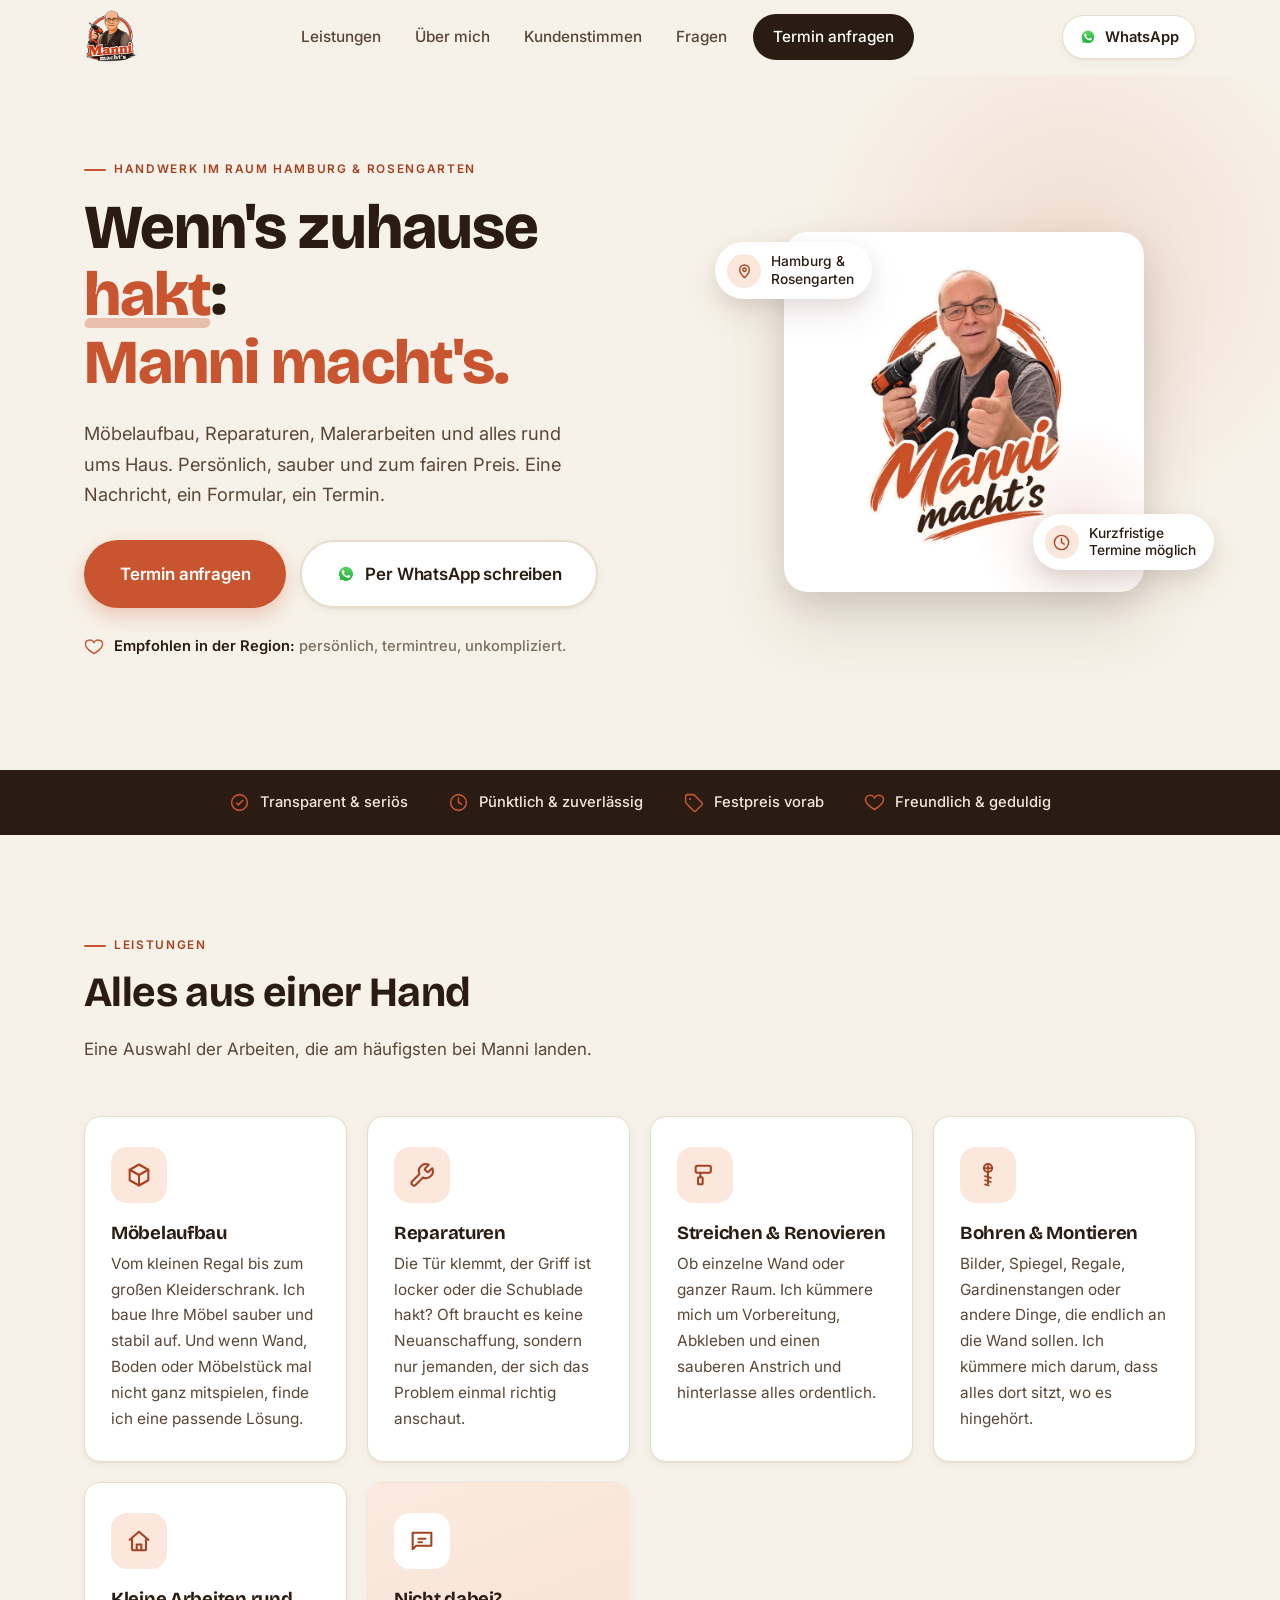
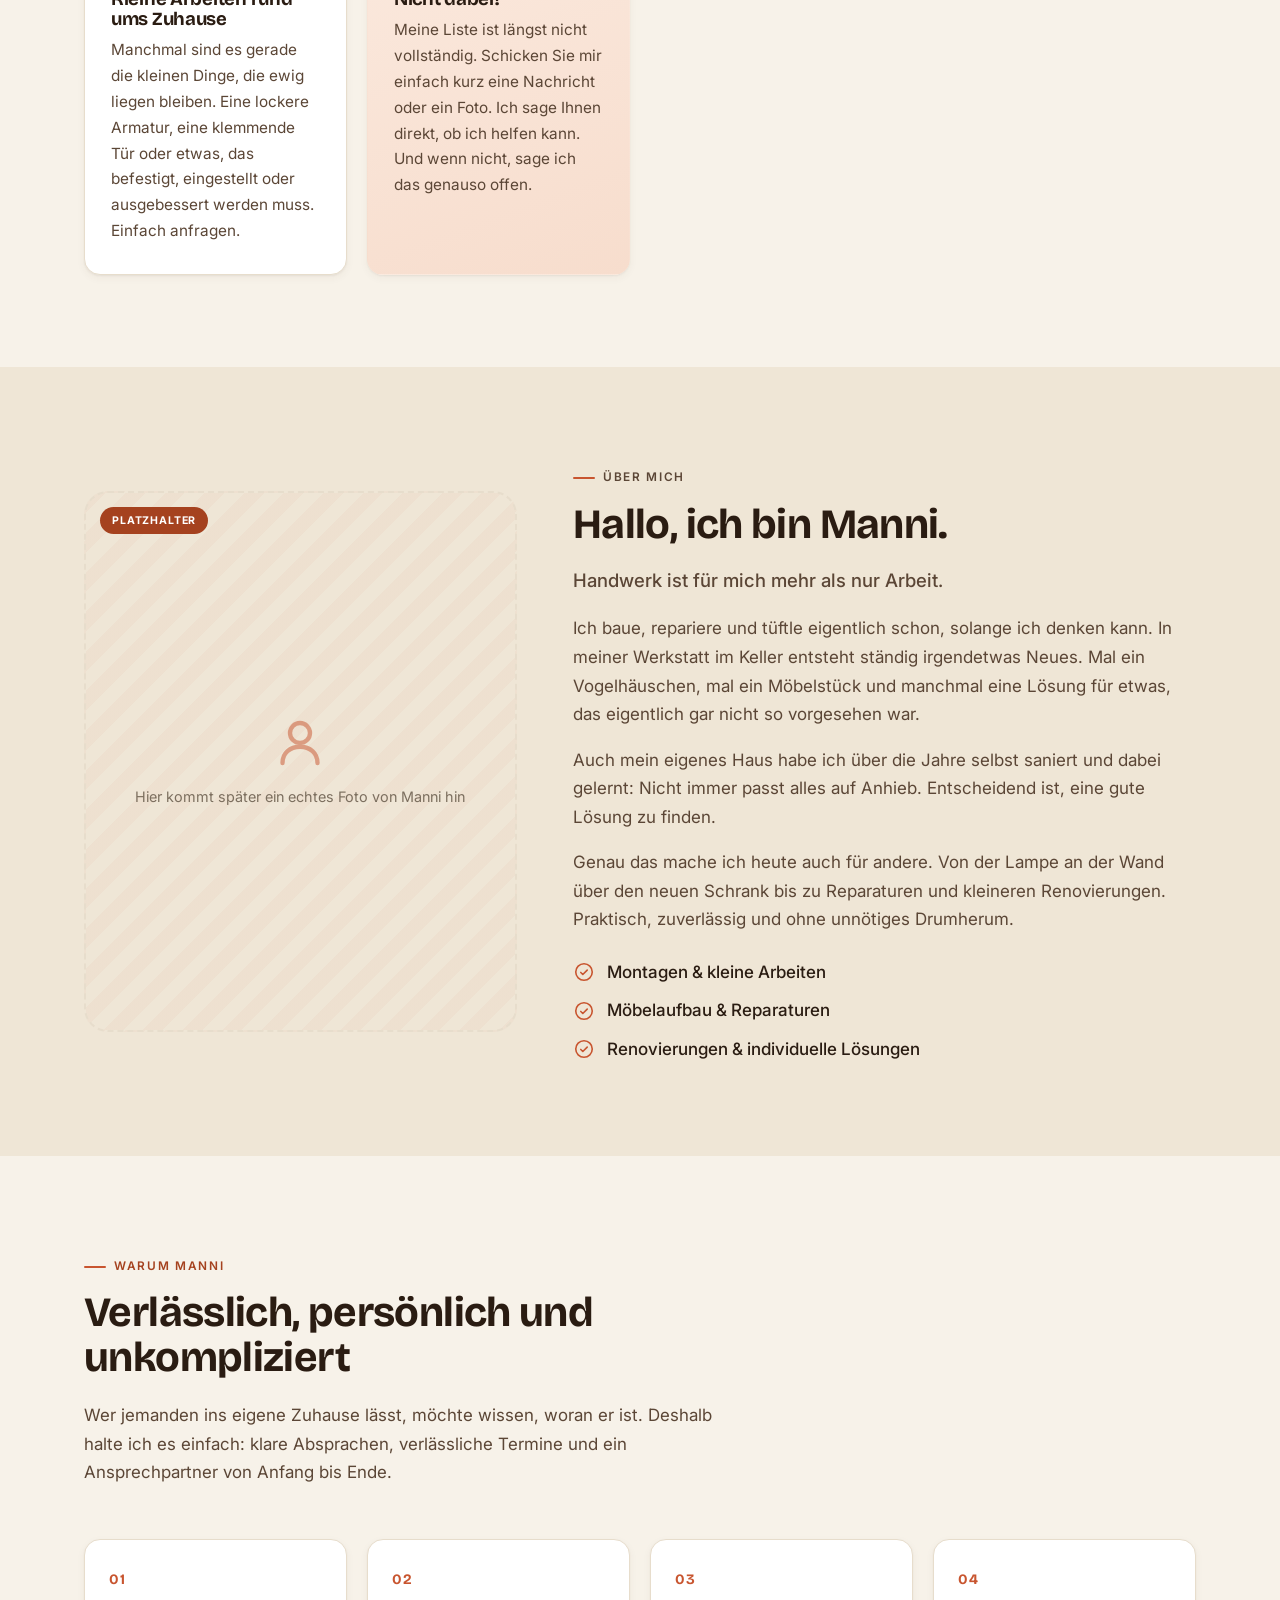
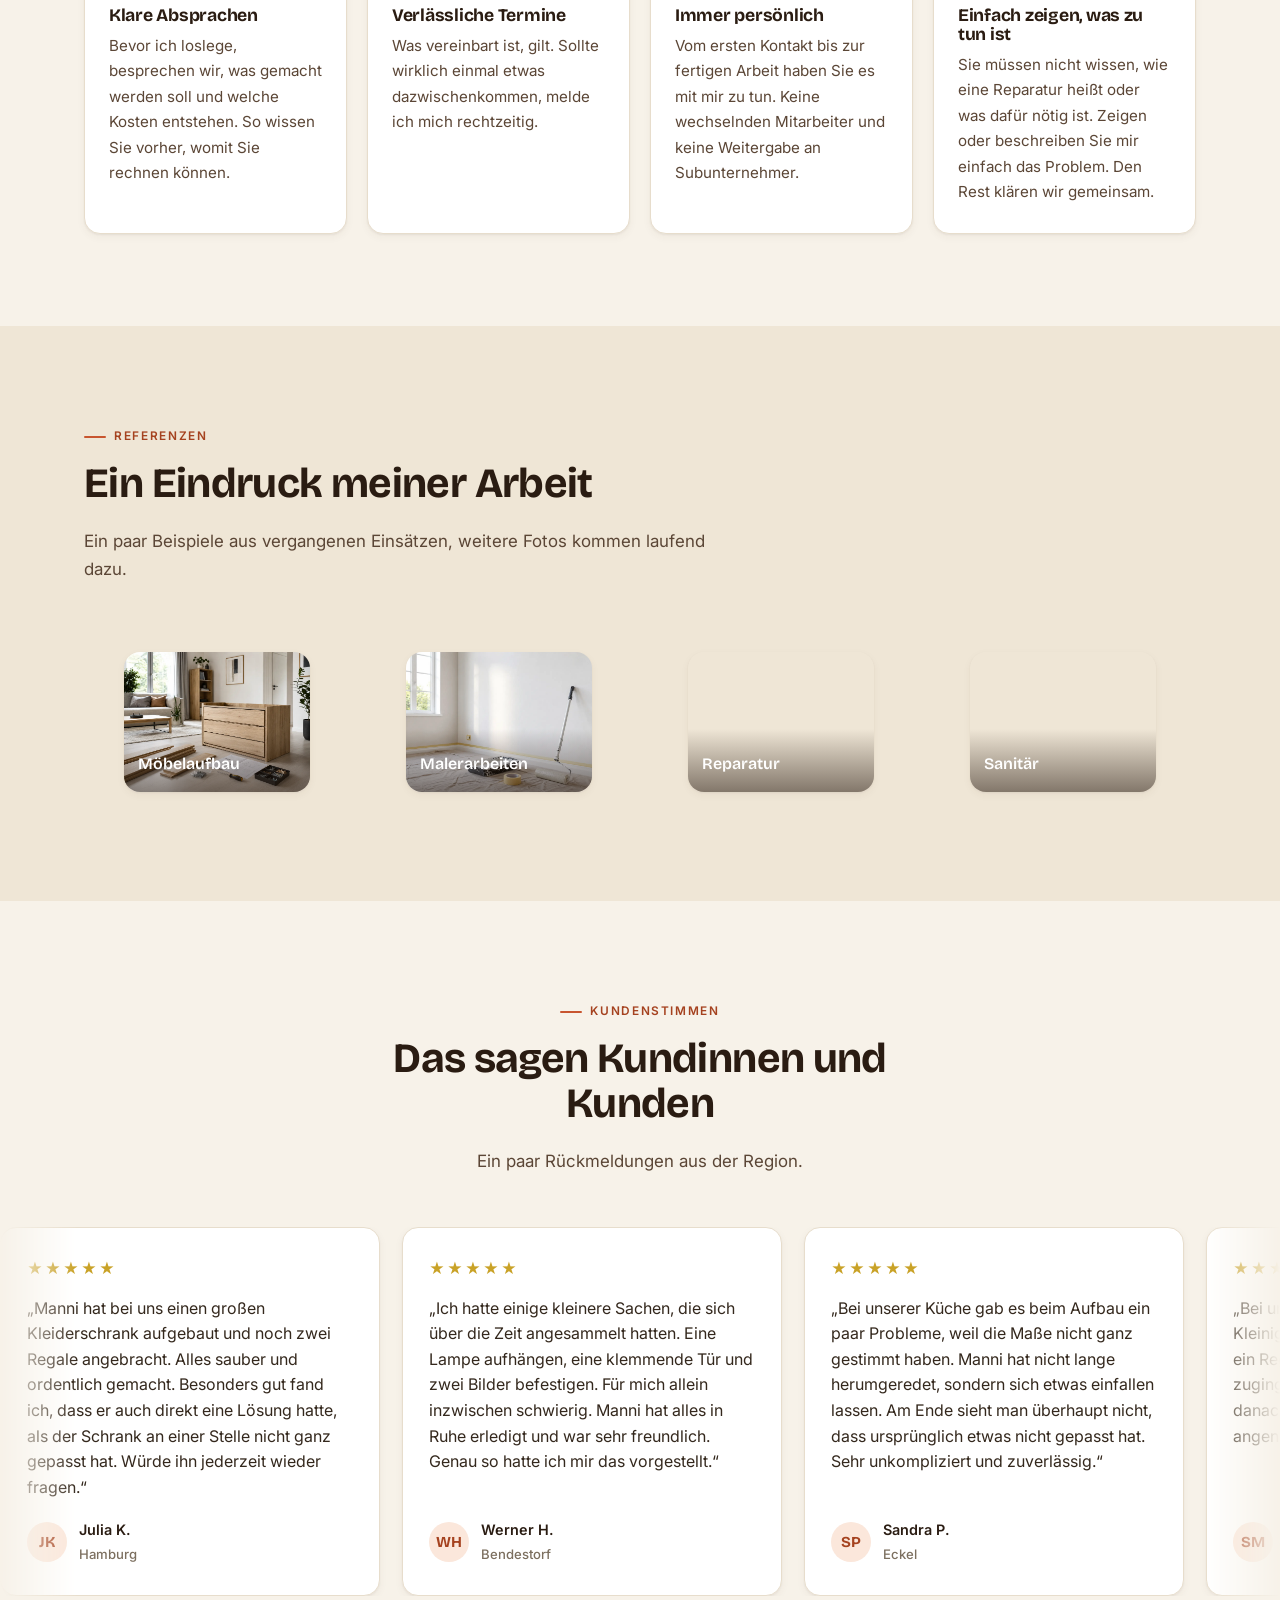
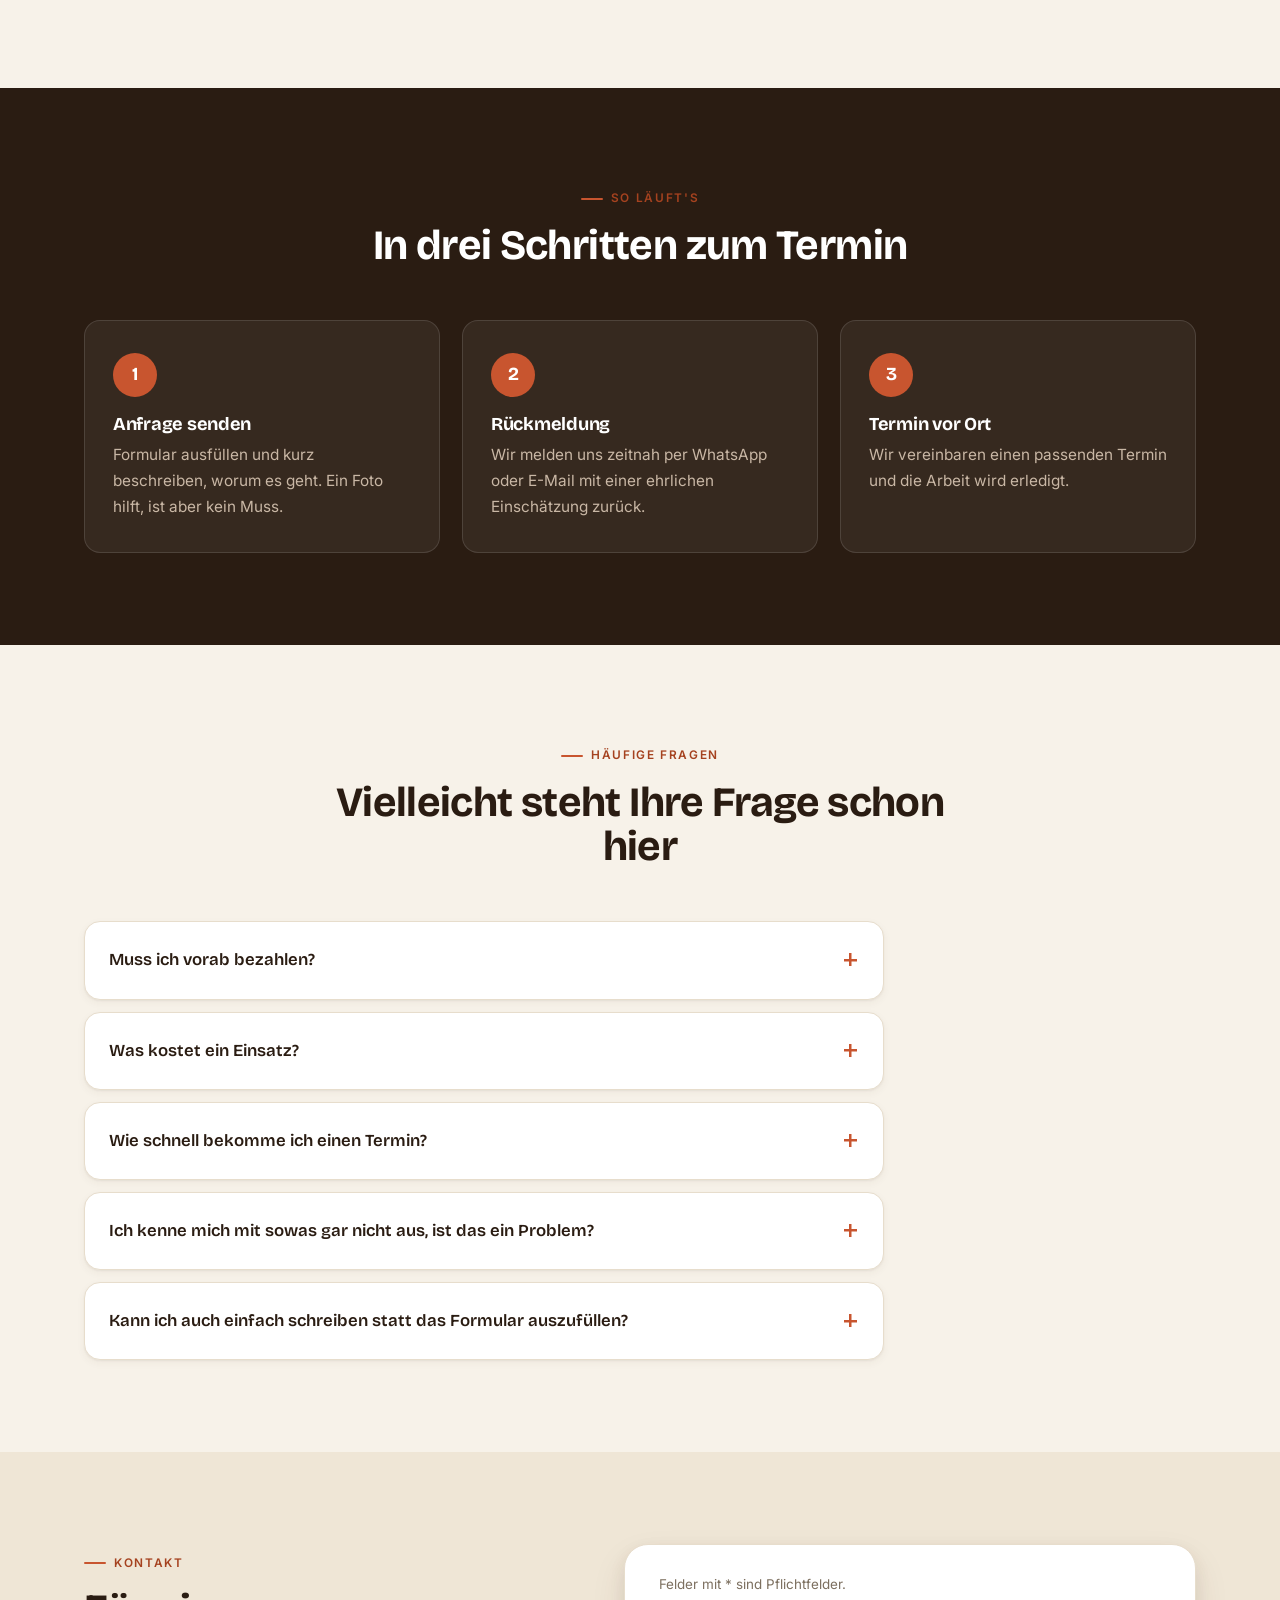
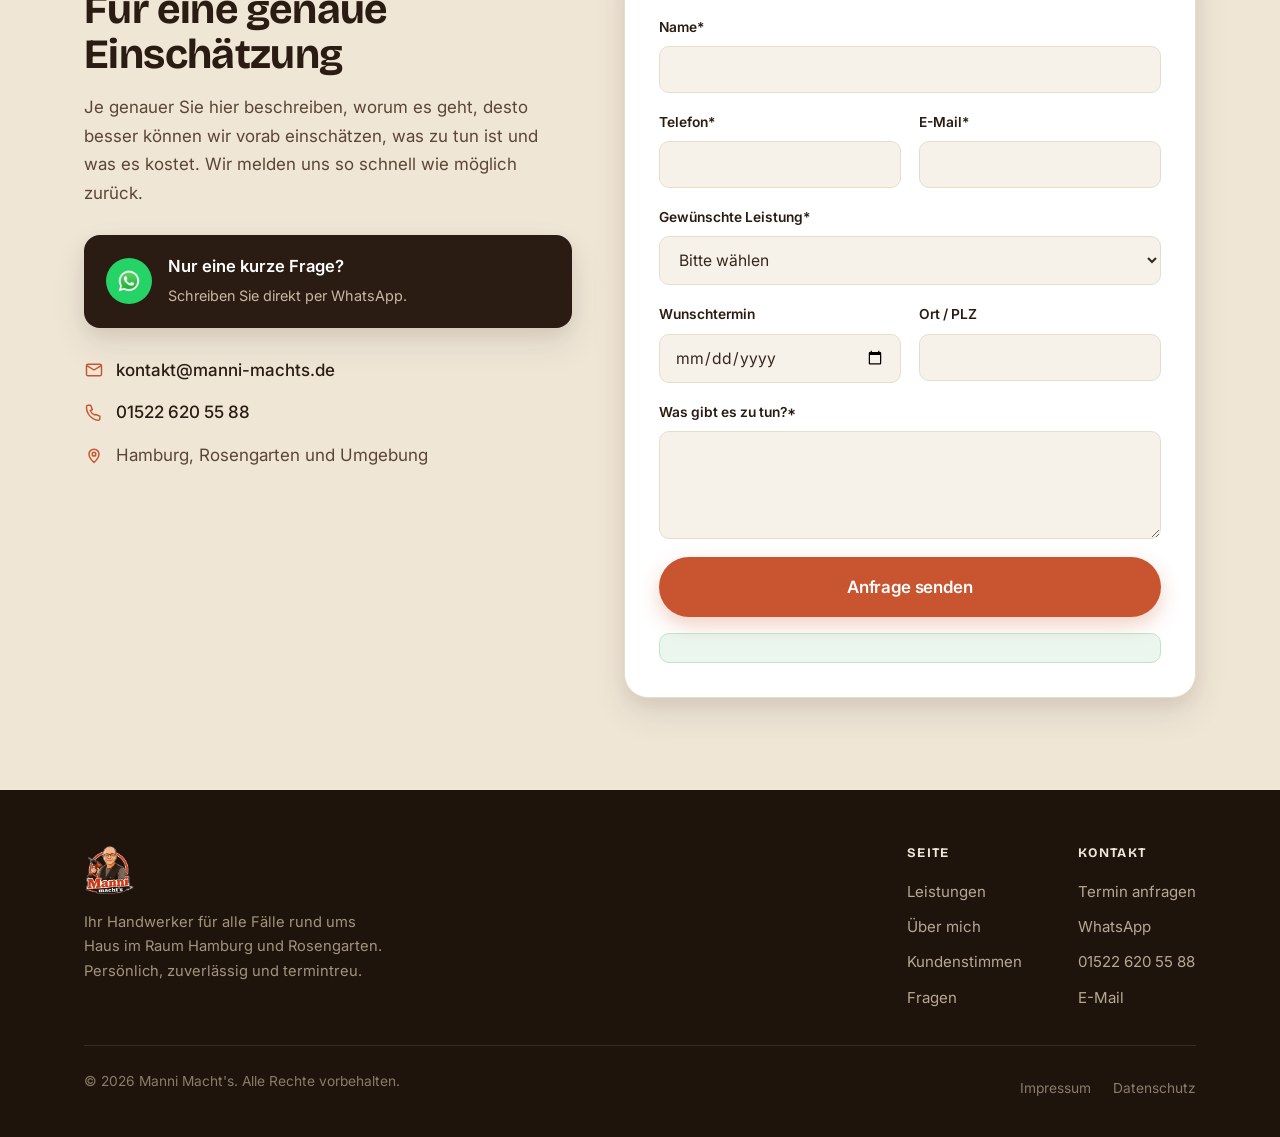
<file: index.html>
<!DOCTYPE html>
<html lang="de">
<head>
<meta charset="UTF-8">
<meta name="viewport" content="width=device-width, initial-scale=1.0, viewport-fit=cover">
<title>Manni Macht's: Ihr Handwerker für alle Fälle in Hamburg &amp; Rosengarten</title>
<meta name="description" content="Manni Macht's: Möbelaufbau, Reparaturen, Streichen und alles rund ums Haus. Persönlich, zuverlässig und termintreu im Raum Hamburg und Rosengarten. Jetzt Termin anfragen.">
<meta name="theme-color" content="#f7f2e9">
<link rel="icon" type="image/svg+xml" href="images/favicon.svg">
<link rel="apple-touch-icon" href="images/logo.webp">
<meta property="og:type" content="website">
<meta property="og:url" content="https://manni-machts.vercel.app/">
<meta property="og:title" content="Manni Macht's: Ihr Handwerker für alle Fälle">
<meta property="og:description" content="Möbelaufbau, Reparaturen, Streichen und mehr. Persönlich, zuverlässig, termintreu im Raum Hamburg und Rosengarten.">
<meta property="og:image" content="https://manni-machts.vercel.app/images/logo.webp">
<link rel="preconnect" href="https://fonts.googleapis.com">
<link rel="preconnect" href="https://fonts.gstatic.com" crossorigin>
<link href="https://fonts.googleapis.com/css2?family=Bricolage+Grotesque:opsz,wght@12..96,600;12..96,700;12..96,800&family=Inter:wght@400;500;600&display=swap" rel="stylesheet">
<link rel="stylesheet" href="css/style.css">
<script type="application/ld+json">
{
  "@context": "https://schema.org",
  "@type": "HomeAndConstructionBusiness",
  "name": "Manni Macht's",
  "description": "Handwerksarbeiten rund ums Haus: Möbelaufbau, Reparaturen, Streichen, Bohren und Montieren im Raum Hamburg und Rosengarten.",
  "url": "https://manni-machts.vercel.app/",
  "image": "https://manni-machts.vercel.app/images/logo.webp",
  "telephone": "+4915226205588",
  "email": "kontakt@manni-machts.de",
  "areaServed": [
    { "@type": "City", "name": "Hamburg" },
    { "@type": "AdministrativeArea", "name": "Rosengarten" }
  ],
  "knowsAbout": ["Möbelaufbau", "Reparaturen", "Malerarbeiten", "Bohren und Montieren", "Renovierungen"]
}
</script>
</head>
<body>

<a href="#main-content" class="skip-link">Zum Inhalt springen</a>

<header class="site-header" id="top">
  <div class="container header-inner">
    <a href="#top" class="logo" aria-label="Manni Macht's, zur Startseite">
      <img src="images/logo-illustrated.webp" alt="Manni Macht's: Handwerker in Hamburg und Rosengarten" class="logo-icon">
    </a>

    <nav class="main-nav" id="main-nav" aria-label="Hauptnavigation">
      <a href="#leistungen">Leistungen</a>
      <a href="#ueber-mich">Über mich</a>
      <a href="#stimmen">Kundenstimmen</a>
      <a href="#faq">Fragen</a>
      <a href="#kontakt" class="nav-cta">Termin anfragen</a>
    </nav>

    <div class="header-actions">
      <a href="https://wa.me/4915226205588?text=Hallo%20Manni%2C%20ich%20habe%20eine%20Frage%20zu%20einem%20Auftrag." class="header-wa" target="_blank" rel="noopener">
        <img src="images/WhatsApp.webp" alt="" aria-hidden="true">
        <span>WhatsApp</span>
      </a>
      <button class="nav-toggle" id="nav-toggle" aria-label="Menü öffnen" aria-expanded="false" aria-controls="main-nav">
        <span></span><span></span><span></span>
      </button>
    </div>
  </div>
</header>

<main id="main-content" tabindex="-1">

  <section class="hero">
    <div class="container hero-inner">
      <div class="hero-text">
        <p class="eyebrow">Handwerk im Raum Hamburg &amp; Rosengarten</p>
        <h1>Wenn's zuhause<br><span class="rotator" id="rotator"><span class="rotator-word">klemmt</span></span>:<br><span class="brand-line">Manni macht's.</span></h1>
        <p class="hero-sub">Möbelaufbau, Reparaturen, Malerarbeiten und alles rund ums Haus. Persönlich, sauber und zum fairen Preis. Eine Nachricht, ein Formular, ein Termin.</p>
        <div class="hero-actions">
          <a href="#kontakt" class="btn btn-primary btn-lg">Termin anfragen</a>
          <a href="https://wa.me/4915226205588?text=Hallo%20Manni%2C%20ich%20habe%20eine%20Frage%20zu%20einem%20Auftrag." class="btn btn-ghost btn-lg" target="_blank" rel="noopener">
            <img src="images/WhatsApp.webp" alt="" aria-hidden="true" class="btn-icon">
            Per WhatsApp schreiben
          </a>
        </div>
        <p class="hero-proof">
          <svg viewBox="0 0 24 24" fill="none" aria-hidden="true"><path d="M12 20s-7-4.35-9.5-8.5C.7 8 2 4.5 5.5 4A5 5 0 0 1 12 7a5 5 0 0 1 6.5-3c3.5.5 4.8 4 3 7.5C19 15.65 12 20 12 20z" stroke="currentColor" stroke-width="1.75" stroke-linejoin="round"/></svg>
          <span><strong>Empfohlen in der Region:</strong> persönlich, termintreu, unkompliziert.</span>
        </p>
      </div>
      <div class="hero-visual">
        <div class="hero-card">
          <img src="images/logo.webp" alt="Manni, Handwerker von Manni Macht's, mit Akkuschrauber">
        </div>
        <div class="hero-chip chip-region">
          <span class="chip-ic">
            <svg viewBox="0 0 24 24" fill="none" aria-hidden="true"><path d="M12 21s-6-5.4-6-10a6 6 0 1 1 12 0c0 4.6-6 10-6 10z" stroke="currentColor" stroke-width="1.75" stroke-linejoin="round"/><circle cx="12" cy="11" r="2.2" stroke="currentColor" stroke-width="1.75"/></svg>
          </span>
          <span>Hamburg &amp;<br>Rosengarten</span>
        </div>
        <div class="hero-chip chip-quick">
          <span class="chip-ic">
            <svg viewBox="0 0 24 24" fill="none" aria-hidden="true"><circle cx="12" cy="12" r="9" stroke="currentColor" stroke-width="1.75"/><path d="M12 7v5l3.5 2" stroke="currentColor" stroke-width="1.75" stroke-linecap="round" stroke-linejoin="round"/></svg>
          </span>
          <span>Kurzfristige<br>Termine möglich</span>
        </div>
      </div>
    </div>
  </section>

  <div class="trust-strip">
    <div class="container trust-strip-inner">
      <div class="trust-item">
        <svg viewBox="0 0 24 24" fill="none" aria-hidden="true"><circle cx="12" cy="12" r="9" stroke="currentColor" stroke-width="1.75"/><path d="M8.5 12.5l2.2 2.2 4.8-4.8" stroke="currentColor" stroke-width="1.75" stroke-linecap="round" stroke-linejoin="round"/></svg>
        <span>Transparent &amp; seriös</span>
      </div>
      <div class="trust-item">
        <svg viewBox="0 0 24 24" fill="none" aria-hidden="true"><circle cx="12" cy="12" r="9" stroke="currentColor" stroke-width="1.75"/><path d="M12 7v5l3.5 2" stroke="currentColor" stroke-width="1.75" stroke-linecap="round" stroke-linejoin="round"/></svg>
        <span>Pünktlich &amp; zuverlässig</span>
      </div>
      <div class="trust-item">
        <svg viewBox="0 0 24 24" fill="none" aria-hidden="true"><path d="M11.5 3H5a2 2 0 0 0-2 2v6.5a2 2 0 0 0 .59 1.41l8.5 8.5a2 2 0 0 0 2.82 0l6.5-6.5a2 2 0 0 0 0-2.82l-8.5-8.5A2 2 0 0 0 11.5 3z" stroke="currentColor" stroke-width="1.75" stroke-linejoin="round"/><circle cx="8" cy="8" r="1.2" fill="currentColor" stroke="none"/></svg>
        <span>Festpreis vorab</span>
      </div>
      <div class="trust-item">
        <svg viewBox="0 0 24 24" fill="none" aria-hidden="true"><path d="M12 20s-7-4.35-9.5-8.5C.7 8 2 4.5 5.5 4A5 5 0 0 1 12 7a5 5 0 0 1 6.5-3c3.5.5 4.8 4 3 7.5C19 15.65 12 20 12 20z" stroke="currentColor" stroke-width="1.75" stroke-linejoin="round"/></svg>
        <span>Freundlich &amp; geduldig</span>
      </div>
    </div>
  </div>

  <section id="leistungen" class="section">
    <div class="container">
      <div class="section-head">
        <p class="eyebrow">Leistungen</p>
        <h2>Alles aus einer Hand</h2>
        <p class="section-sub">Eine Auswahl der Arbeiten, die am häufigsten bei Manni landen.</p>
      </div>

      <div class="service-grid">

        <article class="service-card">
          <div class="service-icon">
            <svg viewBox="0 0 24 24" fill="none" aria-hidden="true"><path d="M12 3l8 4.5v9L12 21l-8-4.5v-9L12 3z" stroke="currentColor" stroke-width="1.75" stroke-linejoin="round"/><path d="M4 7.5L12 12l8-4.5M12 12v9" stroke="currentColor" stroke-width="1.75" stroke-linecap="round" stroke-linejoin="round"/></svg>
          </div>
          <h3>Möbelaufbau</h3>
          <p>Vom kleinen Regal bis zum großen Kleiderschrank. Ich baue Ihre Möbel sauber und stabil auf. Und wenn Wand, Boden oder Möbelstück mal nicht ganz mitspielen, finde ich eine passende Lösung.</p>
        </article>

        <article class="service-card">
          <div class="service-icon">
            <svg viewBox="0 0 24 24" fill="none" aria-hidden="true"><path d="M14.7 6.3a1 1 0 0 0 0 1.4l1.6 1.6a1 1 0 0 0 1.4 0l3.1-3.1a6 6 0 0 1-7.94 7.94l-6.2 6.2a2.12 2.12 0 0 1-3-3l6.2-6.2a6 6 0 0 1 7.94-7.94l-3.1 3.1z" stroke="currentColor" stroke-width="1.75" stroke-linejoin="round"/></svg>
          </div>
          <h3>Reparaturen</h3>
          <p>Die Tür klemmt, der Griff ist locker oder die Schublade hakt? Oft braucht es keine Neuanschaffung, sondern nur jemanden, der sich das Problem einmal richtig anschaut.</p>
        </article>

        <article class="service-card">
          <div class="service-icon">
            <svg viewBox="0 0 24 24" fill="none" aria-hidden="true"><rect x="4" y="4" width="13" height="6" rx="1.5" stroke="currentColor" stroke-width="1.75"/><path d="M8 10v4" stroke="currentColor" stroke-width="1.75" stroke-linecap="round"/><rect x="6" y="14" width="4" height="6" rx="1" stroke="currentColor" stroke-width="1.75"/></svg>
          </div>
          <h3>Streichen &amp; Renovieren</h3>
          <p>Ob einzelne Wand oder ganzer Raum. Ich kümmere mich um Vorbereitung, Abkleben und einen sauberen Anstrich und hinterlasse alles ordentlich.</p>
        </article>

        <article class="service-card">
          <div class="service-icon">
            <svg viewBox="0 0 24 24" fill="none" aria-hidden="true"><circle cx="12" cy="6" r="3.5" stroke="currentColor" stroke-width="1.75"/><path d="M10 6h4M12 4.2v3.6" stroke="currentColor" stroke-width="1.5" stroke-linecap="round"/><path d="M12 9.5v10" stroke="currentColor" stroke-width="1.75" stroke-linecap="round"/><path d="M9.5 13l5 1.5M9.5 16.5l5 1.5M9.5 20l3 1" stroke="currentColor" stroke-width="1.5" stroke-linecap="round"/></svg>
          </div>
          <h3>Bohren &amp; Montieren</h3>
          <p>Bilder, Spiegel, Regale, Gardinenstangen oder andere Dinge, die endlich an die Wand sollen. Ich kümmere mich darum, dass alles dort sitzt, wo es hingehört.</p>
        </article>

        <article class="service-card">
          <div class="service-icon">
            <svg viewBox="0 0 24 24" fill="none" aria-hidden="true"><path d="M4 11l8-7 8 7" stroke="currentColor" stroke-width="1.75" stroke-linecap="round" stroke-linejoin="round"/><path d="M6 10v9a1 1 0 0 0 1 1h10a1 1 0 0 0 1-1v-9" stroke="currentColor" stroke-width="1.75" stroke-linejoin="round"/><path d="M10 20v-5h4v5" stroke="currentColor" stroke-width="1.75" stroke-linejoin="round"/></svg>
          </div>
          <h3>Kleine Arbeiten rund ums Zuhause</h3>
          <p>Manchmal sind es gerade die kleinen Dinge, die ewig liegen bleiben. Eine lockere Armatur, eine klemmende Tür oder etwas, das befestigt, eingestellt oder ausgebessert werden muss. Einfach anfragen.</p>
        </article>

        <article class="service-card is-cta">
          <div class="service-icon">
            <svg viewBox="0 0 24 24" fill="none" aria-hidden="true"><path d="M4 5h16v11H7l-3 3V5z" stroke="currentColor" stroke-width="1.75" stroke-linejoin="round"/><path d="M9 10h6M9 13h3" stroke="currentColor" stroke-width="1.75" stroke-linecap="round"/></svg>
          </div>
          <h3>Nicht dabei?</h3>
          <p>Meine Liste ist längst nicht vollständig. Schicken Sie mir einfach kurz eine Nachricht oder ein Foto. Ich sage Ihnen direkt, ob ich helfen kann. Und wenn nicht, sage ich das genauso offen.</p>
        </article>

      </div>
    </div>
  </section>

  <section id="ueber-mich" class="section section-alt">
    <div class="container about-inner">
      <div class="about-visual">
        <div class="about-photo-placeholder">
          <span class="placeholder-tag">Platzhalter</span>
          <svg viewBox="0 0 24 24" fill="none" aria-hidden="true"><circle cx="12" cy="8" r="4" stroke="currentColor" stroke-width="1.75"/><path d="M5 20c0-4 3-6.5 7-6.5s7 2.5 7 6.5" stroke="currentColor" stroke-width="1.75" stroke-linecap="round"/></svg>
          <span>Hier kommt später ein echtes Foto von Manni hin</span>
        </div>
      </div>
      <div class="about-text">
        <p class="eyebrow">Über mich</p>
        <h2>Hallo, ich bin Manni.</h2>
        <p class="about-lead">Handwerk ist für mich mehr als nur Arbeit.</p>
        <p>Ich baue, repariere und tüftle eigentlich schon, solange ich denken kann. In meiner Werkstatt im Keller entsteht ständig irgendetwas Neues. Mal ein Vogelhäuschen, mal ein Möbelstück und manchmal eine Lösung für etwas, das eigentlich gar nicht so vorgesehen war.</p>
        <p>Auch mein eigenes Haus habe ich über die Jahre selbst saniert und dabei gelernt: Nicht immer passt alles auf Anhieb. Entscheidend ist, eine gute Lösung zu finden.</p>
        <p>Genau das mache ich heute auch für andere. Von der Lampe an der Wand über den neuen Schrank bis zu Reparaturen und kleineren Renovierungen. Praktisch, zuverlässig und ohne unnötiges Drumherum.</p>
        <ul class="about-facts">
          <li>
            <svg viewBox="0 0 24 24" fill="none" aria-hidden="true"><circle cx="12" cy="12" r="9" stroke="currentColor" stroke-width="1.75"/><path d="M8.5 12.5l2.2 2.2 4.8-4.8" stroke="currentColor" stroke-width="1.75" stroke-linecap="round" stroke-linejoin="round"/></svg>
            <span>Montagen &amp; kleine Arbeiten</span>
          </li>
          <li>
            <svg viewBox="0 0 24 24" fill="none" aria-hidden="true"><circle cx="12" cy="12" r="9" stroke="currentColor" stroke-width="1.75"/><path d="M8.5 12.5l2.2 2.2 4.8-4.8" stroke="currentColor" stroke-width="1.75" stroke-linecap="round" stroke-linejoin="round"/></svg>
            <span>Möbelaufbau &amp; Reparaturen</span>
          </li>
          <li>
            <svg viewBox="0 0 24 24" fill="none" aria-hidden="true"><circle cx="12" cy="12" r="9" stroke="currentColor" stroke-width="1.75"/><path d="M8.5 12.5l2.2 2.2 4.8-4.8" stroke="currentColor" stroke-width="1.75" stroke-linecap="round" stroke-linejoin="round"/></svg>
            <span>Renovierungen &amp; individuelle Lösungen</span>
          </li>
        </ul>
      </div>
    </div>
  </section>

  <section id="warum-manni" class="section">
    <div class="container">
      <div class="section-head">
        <p class="eyebrow">Warum Manni</p>
        <h2>Verlässlich, persönlich und unkompliziert</h2>
        <p class="section-sub">Wer jemanden ins eigene Zuhause lässt, möchte wissen, woran er ist. Deshalb halte ich es einfach: klare Absprachen, verlässliche Termine und ein Ansprechpartner von Anfang bis Ende.</p>
      </div>
      <div class="reason-grid">
        <article class="reason-card">
          <span class="reason-num">01</span>
          <h3>Klare Absprachen</h3>
          <p>Bevor ich loslege, besprechen wir, was gemacht werden soll und welche Kosten entstehen. So wissen Sie vorher, womit Sie rechnen können.</p>
        </article>
        <article class="reason-card">
          <span class="reason-num">02</span>
          <h3>Verlässliche Termine</h3>
          <p>Was vereinbart ist, gilt. Sollte wirklich einmal etwas dazwischenkommen, melde ich mich rechtzeitig.</p>
        </article>
        <article class="reason-card">
          <span class="reason-num">03</span>
          <h3>Immer persönlich</h3>
          <p>Vom ersten Kontakt bis zur fertigen Arbeit haben Sie es mit mir zu tun. Keine wechselnden Mitarbeiter und keine Weitergabe an Subunternehmer.</p>
        </article>
        <article class="reason-card">
          <span class="reason-num">04</span>
          <h3>Einfach zeigen, was zu tun ist</h3>
          <p>Sie müssen nicht wissen, wie eine Reparatur heißt oder was dafür nötig ist. Zeigen oder beschreiben Sie mir einfach das Problem. Den Rest klären wir gemeinsam.</p>
        </article>
      </div>
    </div>
  </section>

  <section id="referenzen" class="section section-alt">
    <div class="container">
      <div class="section-head">
        <p class="eyebrow">Referenzen</p>
        <h2>Ein Eindruck meiner Arbeit</h2>
        <p class="section-sub">Ein paar Beispiele aus vergangenen Einsätzen, weitere Fotos kommen laufend dazu.</p>
      </div>
      <div class="gallery-grid">
        <figure class="gallery-item">
          <img src="images/moebelaufbau.webp" alt="Aufgebaute Kommode aus Holz in einem Wohnzimmer, ausgeführt von Manni" loading="lazy" decoding="async">
          <figcaption class="gallery-caption">Möbelaufbau</figcaption>
        </figure>
        <figure class="gallery-item">
          <img src="images/malerarbeit.webp" alt="Frisch gestrichenes Zimmer mit Malerwerkzeug, ausgeführt von Manni" loading="lazy" decoding="async">
          <figcaption class="gallery-caption">Malerarbeiten</figcaption>
        </figure>
        <figure class="gallery-item">
          <img src="images/reparatur.webp" alt="Reparierter Türgriff mit Schließzylinder, Werkzeugkoffer im Hintergrund, ausgeführt von Manni" loading="lazy" decoding="async">
          <figcaption class="gallery-caption">Reparatur</figcaption>
        </figure>
        <figure class="gallery-item">
          <img src="images/sanitaer.webp" alt="Geöffneter Waschbeckenunterschrank mit sichtbaren Wasseranschlüssen, ausgeführt von Manni" loading="lazy" decoding="async">
          <figcaption class="gallery-caption">Sanitär</figcaption>
        </figure>
      </div>
    </div>
  </section>

  <section id="stimmen" class="section">
    <div class="container">
      <div class="section-head center">
        <p class="eyebrow">Kundenstimmen</p>
        <h2>Das sagen Kundinnen und Kunden</h2>
        <p class="section-sub">Ein paar Rückmeldungen aus der Region.</p>
      </div>
    </div>
    <div class="testimonial-marquee">
      <div class="testimonial-track" id="testimonial-track">
        <figure class="testimonial-card">
          <div class="stars" aria-hidden="true">★★★★★</div>
          <blockquote>„Manni hat bei uns einen großen Kleiderschrank aufgebaut und noch zwei Regale angebracht. Alles sauber und ordentlich gemacht. Besonders gut fand ich, dass er auch direkt eine Lösung hatte, als der Schrank an einer Stelle nicht ganz gepasst hat. Würde ihn jederzeit wieder fragen.“</blockquote>
          <figcaption><span class="avatar" aria-hidden="true">JK</span><span><span class="who">Julia K.</span><br><span class="where">Hamburg</span></span></figcaption>
        </figure>
        <figure class="testimonial-card">
          <div class="stars" aria-hidden="true">★★★★★</div>
          <blockquote>„Ich hatte einige kleinere Sachen, die sich über die Zeit angesammelt hatten. Eine Lampe aufhängen, eine klemmende Tür und zwei Bilder befestigen. Für mich allein inzwischen schwierig. Manni hat alles in Ruhe erledigt und war sehr freundlich. Genau so hatte ich mir das vorgestellt.“</blockquote>
          <figcaption><span class="avatar" aria-hidden="true">WH</span><span><span class="who">Werner H.</span><br><span class="where">Bendestorf</span></span></figcaption>
        </figure>
        <figure class="testimonial-card">
          <div class="stars" aria-hidden="true">★★★★★</div>
          <blockquote>„Bei unserer Küche gab es beim Aufbau ein paar Probleme, weil die Maße nicht ganz gestimmt haben. Manni hat nicht lange herumgeredet, sondern sich etwas einfallen lassen. Am Ende sieht man überhaupt nicht, dass ursprünglich etwas nicht gepasst hat. Sehr unkompliziert und zuverlässig.“</blockquote>
          <figcaption><span class="avatar" aria-hidden="true">SP</span><span><span class="who">Sandra P.</span><br><span class="where">Eckel</span></span></figcaption>
        </figure>
        <figure class="testimonial-card">
          <div class="stars" aria-hidden="true">★★★★★</div>
          <blockquote>„Bei uns hatten sich über Monate ein paar Kleinigkeiten angesammelt. Zwei Lampen, ein Regal und eine Tür, die nicht mehr richtig zuging. Manni war einen Nachmittag da und danach war endlich alles erledigt. Sehr angenehm und unkompliziert.“</blockquote>
          <figcaption><span class="avatar" aria-hidden="true">SM</span><span><span class="who">Sabine M.</span><br><span class="where">Klecken</span></span></figcaption>
        </figure>
        <figure class="testimonial-card">
          <div class="stars" aria-hidden="true">★★★★★</div>
          <blockquote>„Unser neuer Kleiderschrank hat uns beim Aufbau irgendwann den letzten Nerv geraubt. Manni hat übernommen und auch das Problem mit der schiefen Wand gelöst. Jetzt steht alles so, wie es soll. Klare Empfehlung!“</blockquote>
          <figcaption><span class="avatar" aria-hidden="true">DR</span><span><span class="who">Daniel R.</span><br><span class="where">Nenndorf</span></span></figcaption>
        </figure>
        <figure class="testimonial-card">
          <div class="stars" aria-hidden="true">★★★★★</div>
          <blockquote>„Manni hat bei uns das Wohnzimmer gestrichen und anschließend noch ein paar Sachen angebracht. Sauber gearbeitet, pünktlich und vor allem kein großes Drumherum. Wir würden ihn wieder anrufen.“</blockquote>
          <figcaption><span class="avatar" aria-hidden="true">KB</span><span><span class="who">Katharina B.</span><br><span class="where">Tötensen</span></span></figcaption>
        </figure>
        <figure class="testimonial-card">
          <div class="stars" aria-hidden="true">★★★★★</div>
          <blockquote>„Eigentlich wollte ich nur eine Garderobe angebracht haben. Am Ende hat Manni auch noch eine klemmende Schranktür und zwei lose Griffe repariert. Fand ich super, dass auch solche Kleinigkeiten kein Problem waren.“</blockquote>
          <figcaption><span class="avatar" aria-hidden="true">GW</span><span><span class="who">Gisela W.</span><br><span class="where">Vahrendorf</span></span></figcaption>
        </figure>
      </div>
    </div>
  </section>

  <section id="ablauf" class="section section-dark">
    <div class="container">
      <div class="section-head center">
        <p class="eyebrow">So läuft's</p>
        <h2>In drei Schritten zum Termin</h2>
      </div>
      <ol class="steps">
        <li class="step">
          <span class="step-num">1</span>
          <h3>Anfrage senden</h3>
          <p>Formular ausfüllen und kurz beschreiben, worum es geht. Ein Foto hilft, ist aber kein Muss.</p>
        </li>
        <li class="step">
          <span class="step-num">2</span>
          <h3>Rückmeldung</h3>
          <p>Wir melden uns zeitnah per WhatsApp oder E-Mail mit einer ehrlichen Einschätzung zurück.</p>
        </li>
        <li class="step">
          <span class="step-num">3</span>
          <h3>Termin vor Ort</h3>
          <p>Wir vereinbaren einen passenden Termin und die Arbeit wird erledigt.</p>
        </li>
      </ol>
    </div>
  </section>

  <section id="faq" class="section">
    <div class="container">
      <div class="section-head center">
        <p class="eyebrow">Häufige Fragen</p>
        <h2>Vielleicht steht Ihre Frage schon hier</h2>
      </div>
      <div class="faq-list">
        <details class="faq-item">
          <summary>Muss ich vorab bezahlen?</summary>
          <p>Nein, bezahlt wird erst, wenn die Arbeit erledigt ist. Vorher bekommen Sie eine klare Einschätzung, was es kostet.</p>
        </details>
        <details class="faq-item">
          <summary>Was kostet ein Einsatz?</summary>
          <p>Kommt ganz auf die Aufgabe an, das lässt sich pauschal schwer sagen. Am genauesten wird die Einschätzung, wenn Sie dafür das Formular mit allen Details ausfüllen. Nach Ihrer Anfrage bekommen Sie dann eine ehrliche Einschätzung, bevor Sie sich festlegen müssen.</p>
        </details>
        <details class="faq-item">
          <summary>Wie schnell bekomme ich einen Termin?</summary>
          <p>Meist innerhalb weniger Tage, bei dringenden Fällen oft auch kurzfristiger. Einfach im Formular den Wunschtermin angeben.</p>
        </details>
        <details class="faq-item">
          <summary>Ich kenne mich mit sowas gar nicht aus, ist das ein Problem?</summary>
          <p>Überhaupt nicht, im Gegenteil. Beschreiben Sie einfach mit eigenen Worten, was nicht funktioniert, den Rest findet Manni vor Ort heraus.</p>
        </details>
        <details class="faq-item">
          <summary>Kann ich auch einfach schreiben statt das Formular auszufüllen?</summary>
          <p>Für eine kurze Frage gerne, am schnellsten per <a href="https://wa.me/4915226205588?text=Hallo%20Manni%2C%20ich%20habe%20eine%20Frage%20zu%20einem%20Auftrag." target="_blank" rel="noopener">WhatsApp</a>. Wenn Sie schon wissen, worum es geht, hilft uns das Formular, Ihnen direkt eine genaue Einschätzung zu geben.</p>
        </details>
      </div>
    </div>
  </section>

  <section id="kontakt" class="section section-alt">
    <div class="container contact-inner">
      <div class="contact-text">
        <p class="eyebrow">Kontakt</p>
        <h2>Für eine genaue Einschätzung</h2>
        <p class="section-sub">Je genauer Sie hier beschreiben, worum es geht, desto besser können wir vorab einschätzen, was zu tun ist und was es kostet. Wir melden uns so schnell wie möglich zurück.</p>

        <a href="https://wa.me/4915226205588?text=Hallo%20Manni%2C%20ich%20habe%20eine%20Frage%20zu%20einem%20Auftrag." class="contact-cta-wa" target="_blank" rel="noopener">
          <span class="wa-ic">
            <img src="images/WhatsApp.webp" alt="" aria-hidden="true">
          </span>
          <span>
            <strong>Nur eine kurze Frage?</strong>
            <span class="sub">Schreiben Sie direkt per WhatsApp.</span>
          </span>
        </a>

        <ul class="contact-details">
          <li>
            <svg viewBox="0 0 24 24" fill="none" aria-hidden="true"><rect x="3" y="5" width="18" height="14" rx="2" stroke="currentColor" stroke-width="1.75"/><path d="M4 7l8 5 8-5" stroke="currentColor" stroke-width="1.75" stroke-linecap="round" stroke-linejoin="round"/></svg>
            <span><a href="mailto:kontakt@manni-machts.de">kontakt@manni-machts.de</a></span>
          </li>
          <li>
            <svg viewBox="0 0 24 24" fill="none" aria-hidden="true"><path d="M5 4h3l2 5-2.5 1.5a11 11 0 0 0 5 5L14 15l5 2v3a2 2 0 0 1-2 2A16 16 0 0 1 3 6a2 2 0 0 1 2-2z" stroke="currentColor" stroke-width="1.75" stroke-linejoin="round"/></svg>
            <span><a href="tel:+4915226205588">01522 620 55 88</a></span>
          </li>
          <li>
            <svg viewBox="0 0 24 24" fill="none" aria-hidden="true"><path d="M12 21s-6-5.4-6-10a6 6 0 1 1 12 0c0 4.6-6 10-6 10z" stroke="currentColor" stroke-width="1.75" stroke-linejoin="round"/><circle cx="12" cy="11" r="2.2" stroke="currentColor" stroke-width="1.75"/></svg>
            <span>Hamburg, Rosengarten und Umgebung</span>
          </li>
        </ul>
      </div>

      <form class="contact-form" name="terminanfrage" method="POST" data-netlify="true" netlify-honeypot="firma" id="contact-form">
        <input type="hidden" name="form-name" value="terminanfrage">
        <p class="hidden-field">
          <label>Firma (bitte freilassen)<input type="text" name="firma"></label>
        </p>

        <p class="form-hint">Felder mit * sind Pflichtfelder.</p>

        <div class="form-row">
          <label for="name">Name*</label>
          <input type="text" id="name" name="name" required autocomplete="name">
        </div>

        <div class="form-row form-row-split">
          <div>
            <label for="telefon">Telefon*</label>
            <input type="tel" id="telefon" name="telefon" required autocomplete="tel">
          </div>
          <div>
            <label for="email">E-Mail*</label>
            <input type="email" id="email" name="email" required autocomplete="email">
          </div>
        </div>

        <div class="form-row">
          <label for="leistung">Gewünschte Leistung*</label>
          <select id="leistung" name="leistung" required>
            <option value="" disabled selected>Bitte wählen</option>
            <option>Möbelaufbau</option>
            <option>Reparaturen</option>
            <option>Streichen &amp; Renovieren</option>
            <option>Bohren &amp; Montieren</option>
            <option>Kleine Arbeiten rund ums Zuhause</option>
            <option>Sonstiges</option>
          </select>
        </div>

        <div class="form-row form-row-split">
          <div>
            <label for="wunschtermin">Wunschtermin</label>
            <input type="date" id="wunschtermin" name="wunschtermin">
          </div>
          <div>
            <label for="ort">Ort / PLZ</label>
            <input type="text" id="ort" name="ort" autocomplete="postal-code">
          </div>
        </div>

        <div class="form-row">
          <label for="nachricht">Was gibt es zu tun?*</label>
          <textarea id="nachricht" name="nachricht" rows="4" required></textarea>
        </div>

        <button type="submit" class="btn btn-primary btn-full btn-lg">Anfrage senden</button>
        <output class="form-note" id="form-note" hidden></output>
      </form>
    </div>
  </section>

</main>

<footer class="site-footer">
  <div class="container">
    <div class="footer-top">
      <div class="footer-brand">
        <img src="images/logo-illustrated.webp" alt="Manni Macht's">
        <p>Ihr Handwerker für alle Fälle rund ums Haus im Raum Hamburg und Rosengarten. Persönlich, zuverlässig und termintreu.</p>
      </div>
      <div class="footer-cols">
        <div class="footer-col">
          <h4>Seite</h4>
          <a href="#leistungen">Leistungen</a>
          <a href="#ueber-mich">Über mich</a>
          <a href="#stimmen">Kundenstimmen</a>
          <a href="#faq">Fragen</a>
        </div>
        <div class="footer-col">
          <h4>Kontakt</h4>
          <a href="#kontakt">Termin anfragen</a>
          <a href="https://wa.me/4915226205588" target="_blank" rel="noopener">WhatsApp</a>
          <a href="tel:+4915226205588">01522 620 55 88</a>
          <a href="mailto:kontakt@manni-machts.de">E-Mail</a>
        </div>
      </div>
    </div>
    <div class="footer-bottom">
      <p>&copy; <span id="year"></span> Manni Macht's. Alle Rechte vorbehalten.</p>
      <nav aria-label="Rechtliches">
        <a href="impressum.html">Impressum</a>
        <a href="datenschutz.html">Datenschutz</a>
      </nav>
    </div>
  </div>
</footer>

<div class="mobile-bar" id="mobile-bar">
  <a href="#kontakt" class="btn btn-primary">Termin anfragen</a>
  <a href="https://wa.me/4915226205588?text=Hallo%20Manni%2C%20ich%20habe%20eine%20Frage%20zu%20einem%20Auftrag." class="btn btn-wa" target="_blank" rel="noopener" aria-label="Manni per WhatsApp schreiben">
    <img src="images/WhatsApp.webp" alt="" aria-hidden="true">
    WhatsApp
  </a>
</div>

<script src="js/script.js"></script>
</body>
</html>
</file>
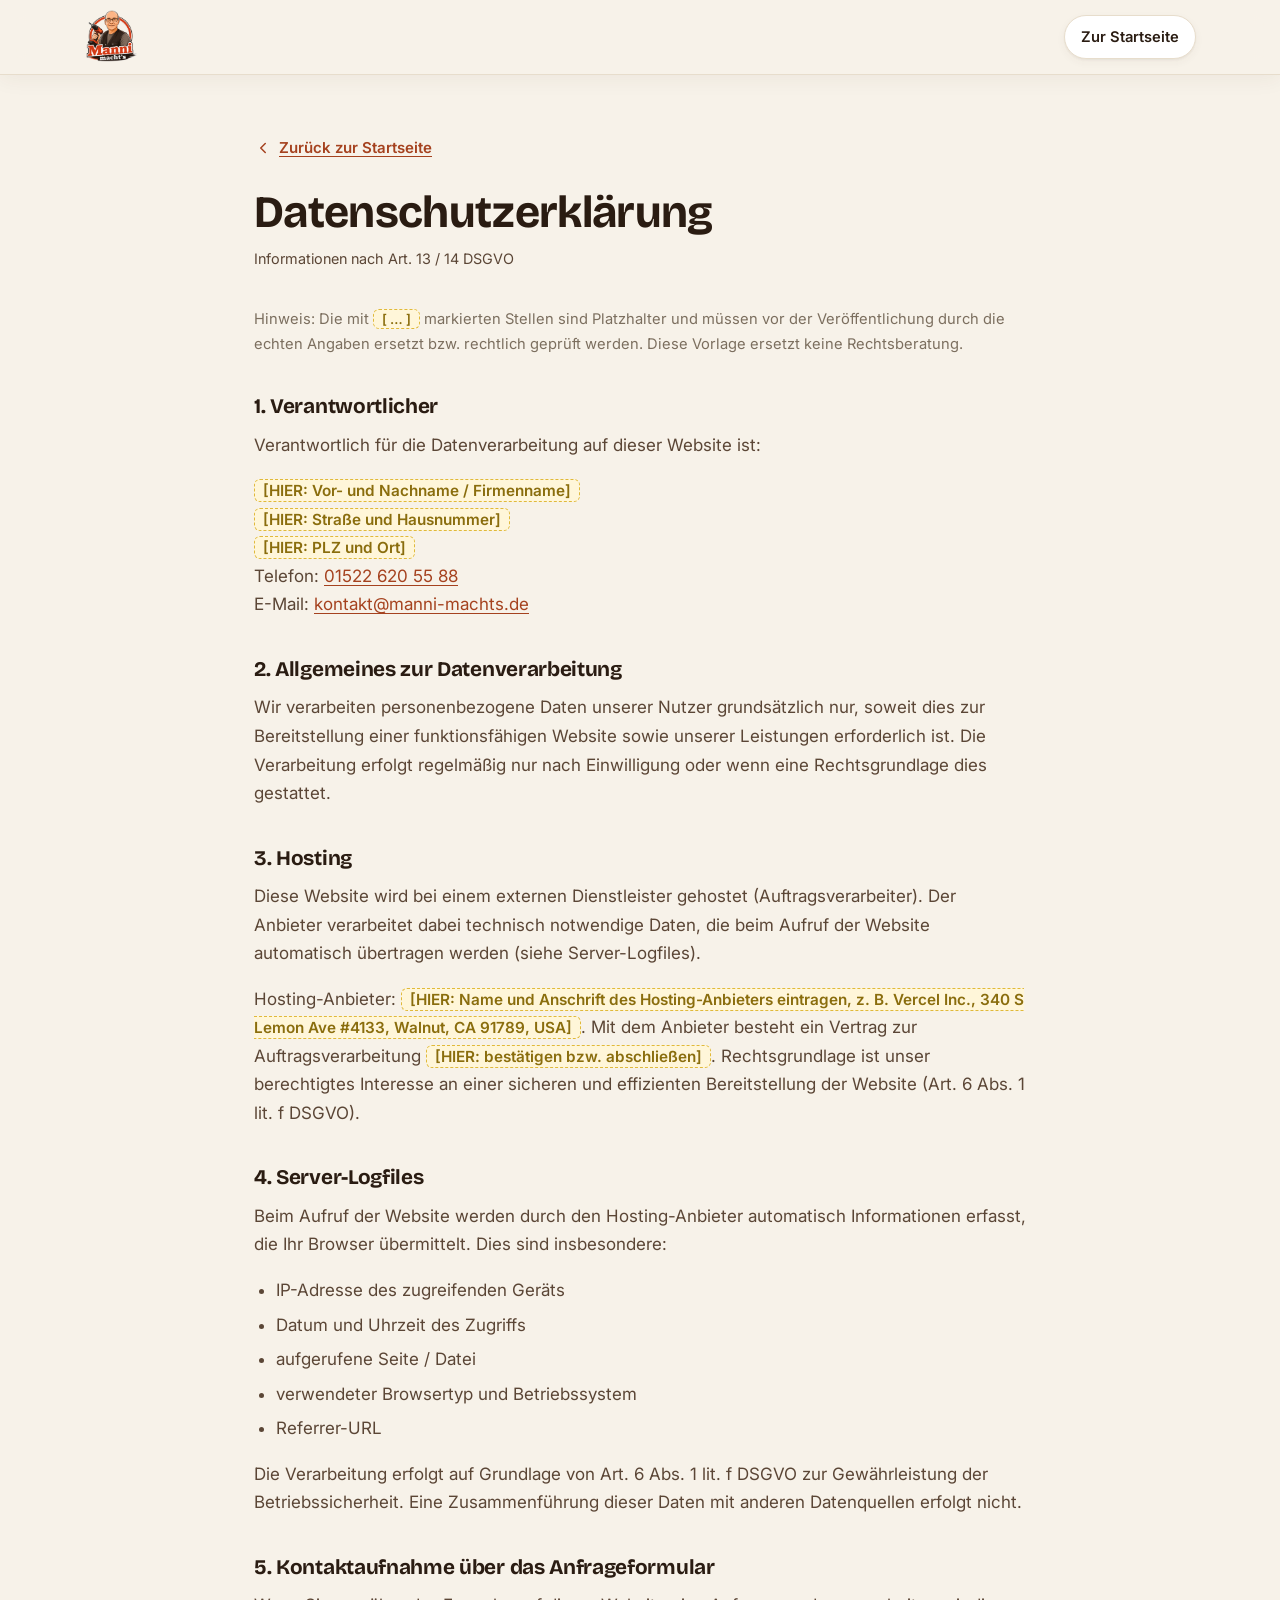
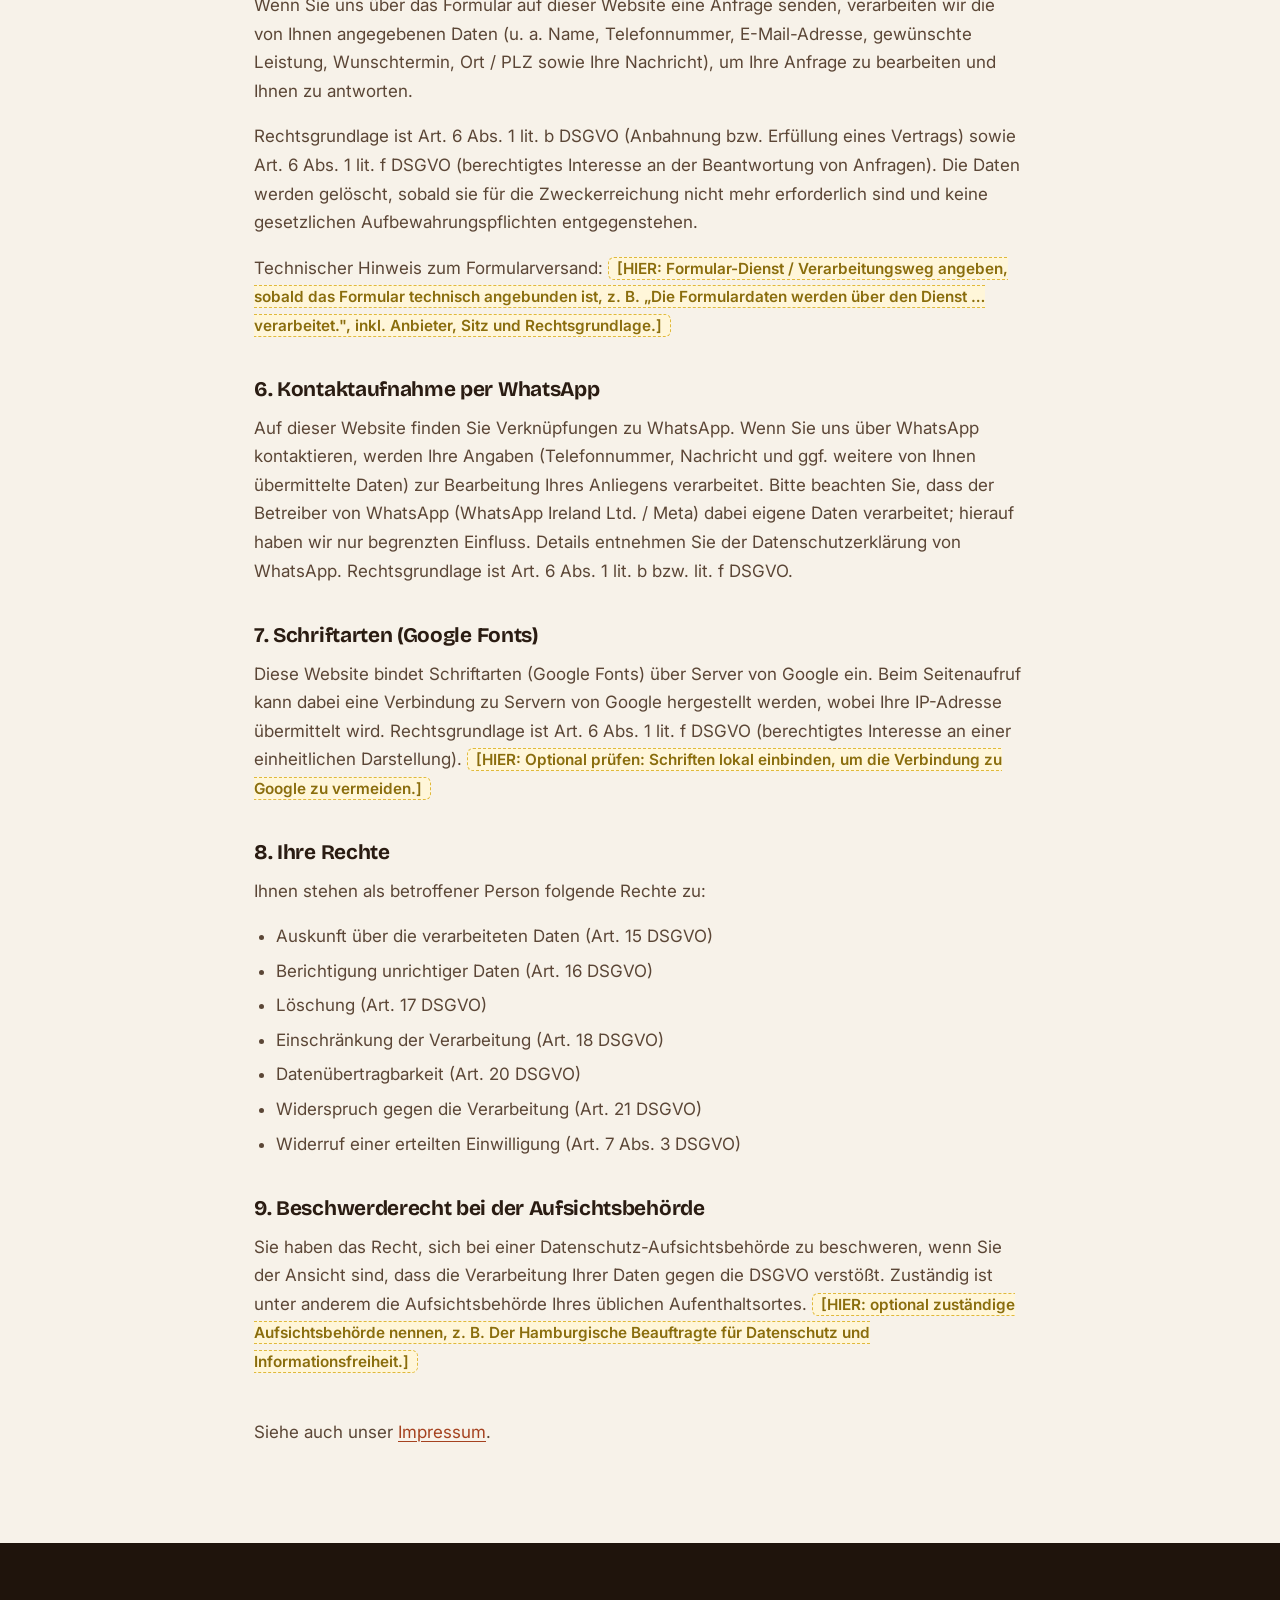
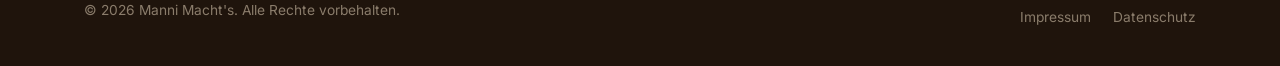
<file: datenschutz.html>
<!DOCTYPE html>
<html lang="de">
<head>
<meta charset="UTF-8">
<meta name="viewport" content="width=device-width, initial-scale=1.0, viewport-fit=cover">
<title>Datenschutzerklärung | Manni Macht's</title>
<meta name="description" content="Datenschutzerklärung von Manni Macht's, Handwerksarbeiten im Raum Hamburg und Rosengarten.">
<meta name="theme-color" content="#f7f2e9">
<meta name="robots" content="index, follow">
<link rel="icon" type="image/svg+xml" href="images/favicon.svg">
<link rel="preconnect" href="https://fonts.googleapis.com">
<link rel="preconnect" href="https://fonts.gstatic.com" crossorigin>
<link href="https://fonts.googleapis.com/css2?family=Bricolage+Grotesque:opsz,wght@12..96,600;12..96,700;12..96,800&family=Inter:wght@400;500;600&display=swap" rel="stylesheet">
<link rel="stylesheet" href="css/style.css">
</head>
<body>

<a href="#main-content" class="skip-link">Zum Inhalt springen</a>

<header class="site-header is-stuck" id="top">
  <div class="container header-inner">
    <a href="index.html" class="logo" aria-label="Manni Macht's, zur Startseite">
      <img src="images/logo-illustrated.webp" alt="Manni Macht's" class="logo-icon">
    </a>
    <div class="header-actions">
      <a href="index.html" class="header-wa">
        <span>Zur Startseite</span>
      </a>
    </div>
  </div>
</header>

<main id="main-content" tabindex="-1" class="legal-page">
  <div class="container">
    <a href="index.html" class="legal-back">
      <svg viewBox="0 0 24 24" fill="none" aria-hidden="true"><path d="M15 6l-6 6 6 6" stroke="currentColor" stroke-width="2" stroke-linecap="round" stroke-linejoin="round"/></svg>
      Zurück zur Startseite
    </a>

    <h1>Datenschutzerklärung</h1>
    <p class="legal-updated">Informationen nach Art. 13 / 14 DSGVO</p>

    <p style="margin-bottom:1.5em; color:var(--stone); font-size:0.92rem;">
      Hinweis: Die mit <span class="legal-ph">[ … ]</span> markierten Stellen sind Platzhalter und
      müssen vor der Veröffentlichung durch die echten Angaben ersetzt bzw. rechtlich geprüft werden.
      Diese Vorlage ersetzt keine Rechtsberatung.
    </p>

    <h2>1. Verantwortlicher</h2>
    <p>
      Verantwortlich für die Datenverarbeitung auf dieser Website ist:
    </p>
    <p>
      <span class="legal-ph">[HIER: Vor- und Nachname / Firmenname]</span><br>
      <span class="legal-ph">[HIER: Straße und Hausnummer]</span><br>
      <span class="legal-ph">[HIER: PLZ und Ort]</span><br>
      Telefon: <a href="tel:+4915226205588">01522 620 55 88</a><br>
      E-Mail: <a href="mailto:kontakt@manni-machts.de">kontakt@manni-machts.de</a>
    </p>

    <h2>2. Allgemeines zur Datenverarbeitung</h2>
    <p>
      Wir verarbeiten personenbezogene Daten unserer Nutzer grundsätzlich nur, soweit dies zur
      Bereitstellung einer funktionsfähigen Website sowie unserer Leistungen erforderlich ist. Die
      Verarbeitung erfolgt regelmäßig nur nach Einwilligung oder wenn eine Rechtsgrundlage dies gestattet.
    </p>

    <h2>3. Hosting</h2>
    <p>
      Diese Website wird bei einem externen Dienstleister gehostet (Auftragsverarbeiter). Der Anbieter
      verarbeitet dabei technisch notwendige Daten, die beim Aufruf der Website automatisch übertragen
      werden (siehe Server-Logfiles).
    </p>
    <p>
      Hosting-Anbieter: <span class="legal-ph">[HIER: Name und Anschrift des Hosting-Anbieters eintragen, z. B. Vercel Inc., 340 S Lemon Ave #4133, Walnut, CA 91789, USA]</span>.
      Mit dem Anbieter besteht ein Vertrag zur Auftragsverarbeitung
      <span class="legal-ph">[HIER: bestätigen bzw. abschließen]</span>. Rechtsgrundlage ist unser
      berechtigtes Interesse an einer sicheren und effizienten Bereitstellung der Website (Art. 6 Abs. 1
      lit. f DSGVO).
    </p>

    <h2>4. Server-Logfiles</h2>
    <p>
      Beim Aufruf der Website werden durch den Hosting-Anbieter automatisch Informationen erfasst, die Ihr
      Browser übermittelt. Dies sind insbesondere:
    </p>
    <ul>
      <li>IP-Adresse des zugreifenden Geräts</li>
      <li>Datum und Uhrzeit des Zugriffs</li>
      <li>aufgerufene Seite / Datei</li>
      <li>verwendeter Browsertyp und Betriebssystem</li>
      <li>Referrer-URL</li>
    </ul>
    <p>
      Die Verarbeitung erfolgt auf Grundlage von Art. 6 Abs. 1 lit. f DSGVO zur Gewährleistung der
      Betriebssicherheit. Eine Zusammenführung dieser Daten mit anderen Datenquellen erfolgt nicht.
    </p>

    <h2>5. Kontaktaufnahme über das Anfrageformular</h2>
    <p>
      Wenn Sie uns über das Formular auf dieser Website eine Anfrage senden, verarbeiten wir die von Ihnen
      angegebenen Daten (u. a. Name, Telefonnummer, E-Mail-Adresse, gewünschte Leistung, Wunschtermin,
      Ort / PLZ sowie Ihre Nachricht), um Ihre Anfrage zu bearbeiten und Ihnen zu antworten.
    </p>
    <p>
      Rechtsgrundlage ist Art. 6 Abs. 1 lit. b DSGVO (Anbahnung bzw. Erfüllung eines Vertrags) sowie
      Art. 6 Abs. 1 lit. f DSGVO (berechtigtes Interesse an der Beantwortung von Anfragen). Die Daten werden
      gelöscht, sobald sie für die Zweckerreichung nicht mehr erforderlich sind und keine gesetzlichen
      Aufbewahrungspflichten entgegenstehen.
    </p>
    <p>
      Technischer Hinweis zum Formularversand: <span class="legal-ph">[HIER: Formular-Dienst / Verarbeitungsweg angeben, sobald das Formular technisch angebunden ist, z. B. „Die Formulardaten werden über den Dienst … verarbeitet.", inkl. Anbieter, Sitz und Rechtsgrundlage.]</span>
    </p>

    <h2>6. Kontaktaufnahme per WhatsApp</h2>
    <p>
      Auf dieser Website finden Sie Verknüpfungen zu WhatsApp. Wenn Sie uns über WhatsApp kontaktieren,
      werden Ihre Angaben (Telefonnummer, Nachricht und ggf. weitere von Ihnen übermittelte Daten) zur
      Bearbeitung Ihres Anliegens verarbeitet. Bitte beachten Sie, dass der Betreiber von WhatsApp
      (WhatsApp Ireland Ltd. / Meta) dabei eigene Daten verarbeitet; hierauf haben wir nur begrenzten
      Einfluss. Details entnehmen Sie der Datenschutzerklärung von WhatsApp. Rechtsgrundlage ist
      Art. 6 Abs. 1 lit. b bzw. lit. f DSGVO.
    </p>

    <h2>7. Schriftarten (Google Fonts)</h2>
    <p>
      Diese Website bindet Schriftarten (Google Fonts) über Server von Google ein. Beim Seitenaufruf kann
      dabei eine Verbindung zu Servern von Google hergestellt werden, wobei Ihre IP-Adresse übermittelt
      wird. Rechtsgrundlage ist Art. 6 Abs. 1 lit. f DSGVO (berechtigtes Interesse an einer einheitlichen
      Darstellung).
      <span class="legal-ph">[HIER: Optional prüfen: Schriften lokal einbinden, um die Verbindung zu Google zu vermeiden.]</span>
    </p>

    <h2>8. Ihre Rechte</h2>
    <p>Ihnen stehen als betroffener Person folgende Rechte zu:</p>
    <ul>
      <li>Auskunft über die verarbeiteten Daten (Art. 15 DSGVO)</li>
      <li>Berichtigung unrichtiger Daten (Art. 16 DSGVO)</li>
      <li>Löschung (Art. 17 DSGVO)</li>
      <li>Einschränkung der Verarbeitung (Art. 18 DSGVO)</li>
      <li>Datenübertragbarkeit (Art. 20 DSGVO)</li>
      <li>Widerspruch gegen die Verarbeitung (Art. 21 DSGVO)</li>
      <li>Widerruf einer erteilten Einwilligung (Art. 7 Abs. 3 DSGVO)</li>
    </ul>

    <h2>9. Beschwerderecht bei der Aufsichtsbehörde</h2>
    <p>
      Sie haben das Recht, sich bei einer Datenschutz-Aufsichtsbehörde zu beschweren, wenn Sie der Ansicht
      sind, dass die Verarbeitung Ihrer Daten gegen die DSGVO verstößt. Zuständig ist unter anderem die
      Aufsichtsbehörde Ihres üblichen Aufenthaltsortes.
      <span class="legal-ph">[HIER: optional zuständige Aufsichtsbehörde nennen, z. B. Der Hamburgische Beauftragte für Datenschutz und Informationsfreiheit.]</span>
    </p>

    <p style="margin-top:2.5em;">
      Siehe auch unser <a href="impressum.html">Impressum</a>.
    </p>
  </div>
</main>

<footer class="site-footer">
  <div class="container">
    <div class="footer-bottom" style="border-top:none; padding-top:0;">
      <p>&copy; <span id="year"></span> Manni Macht's. Alle Rechte vorbehalten.</p>
      <nav aria-label="Rechtliches">
        <a href="impressum.html">Impressum</a>
        <a href="datenschutz.html">Datenschutz</a>
      </nav>
    </div>
  </div>
</footer>

<script>document.getElementById('year').textContent = new Date().getFullYear();</script>
</body>
</html>
</file>
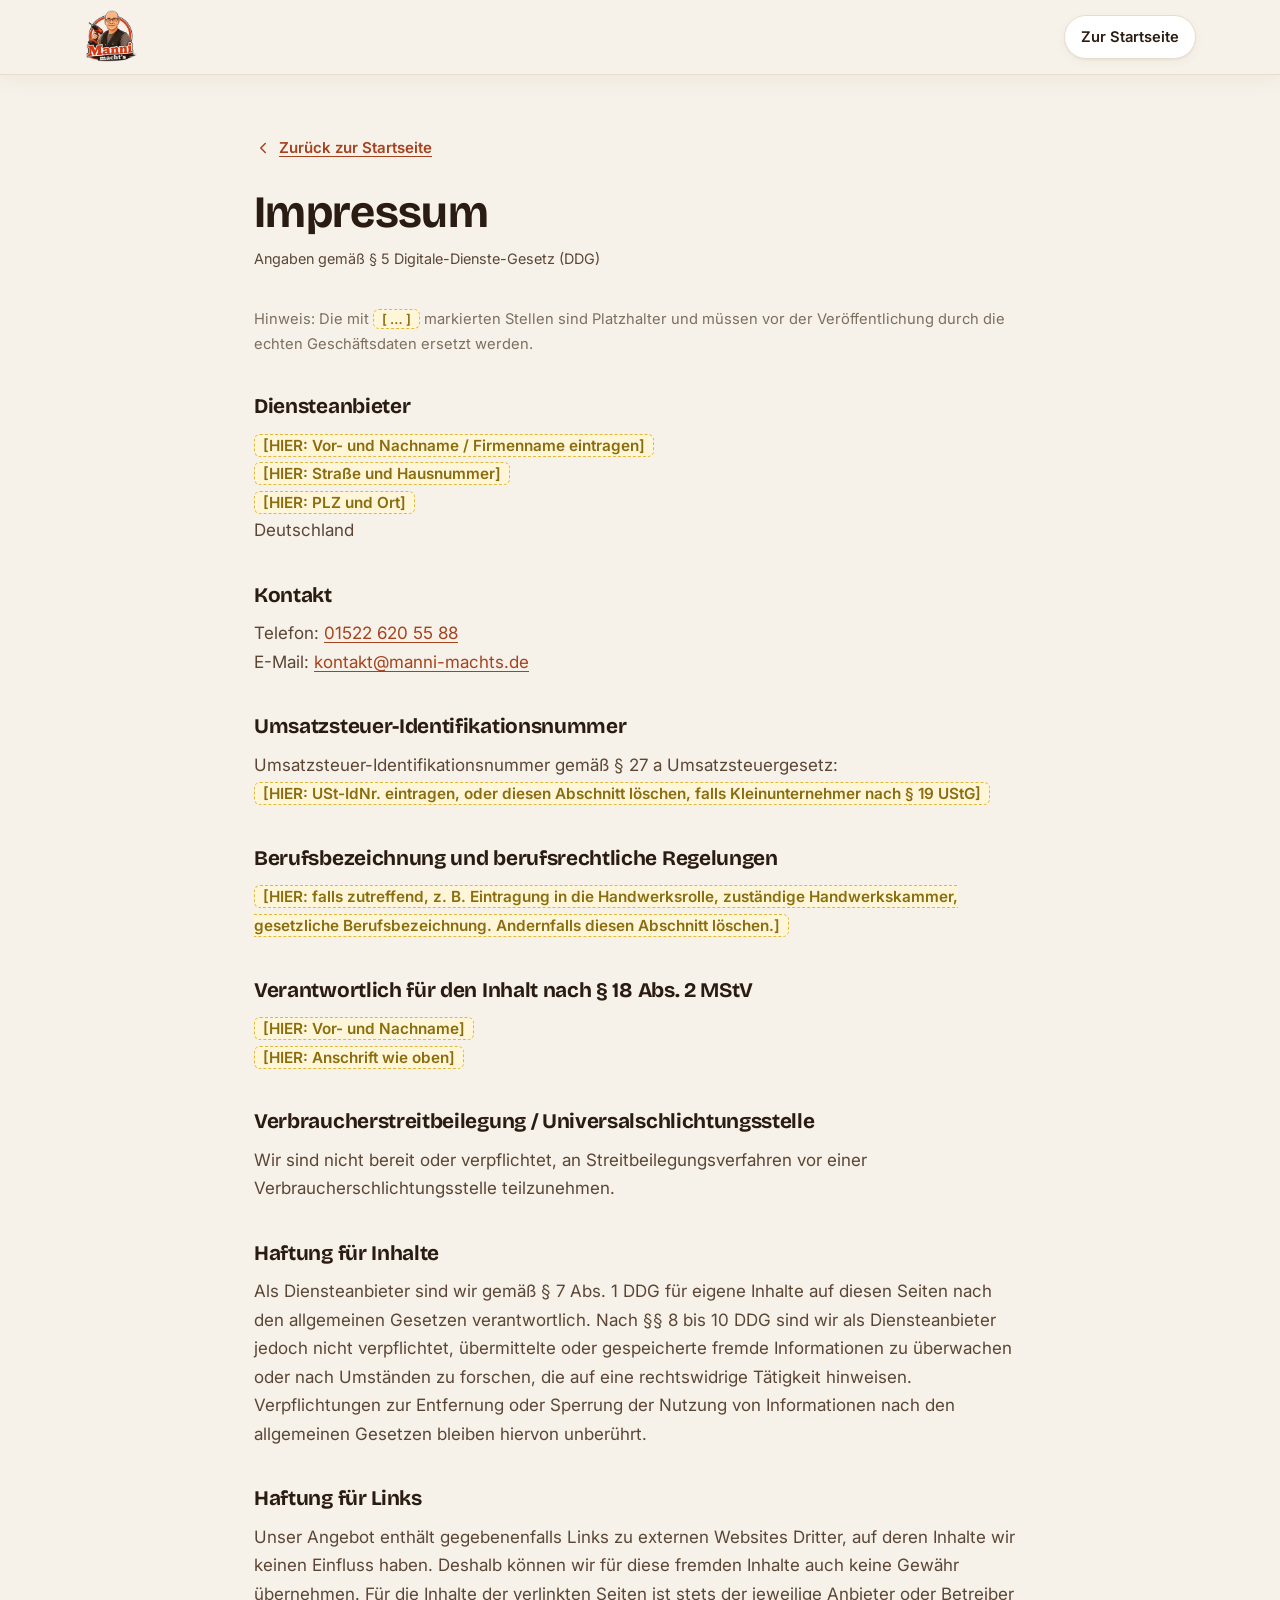
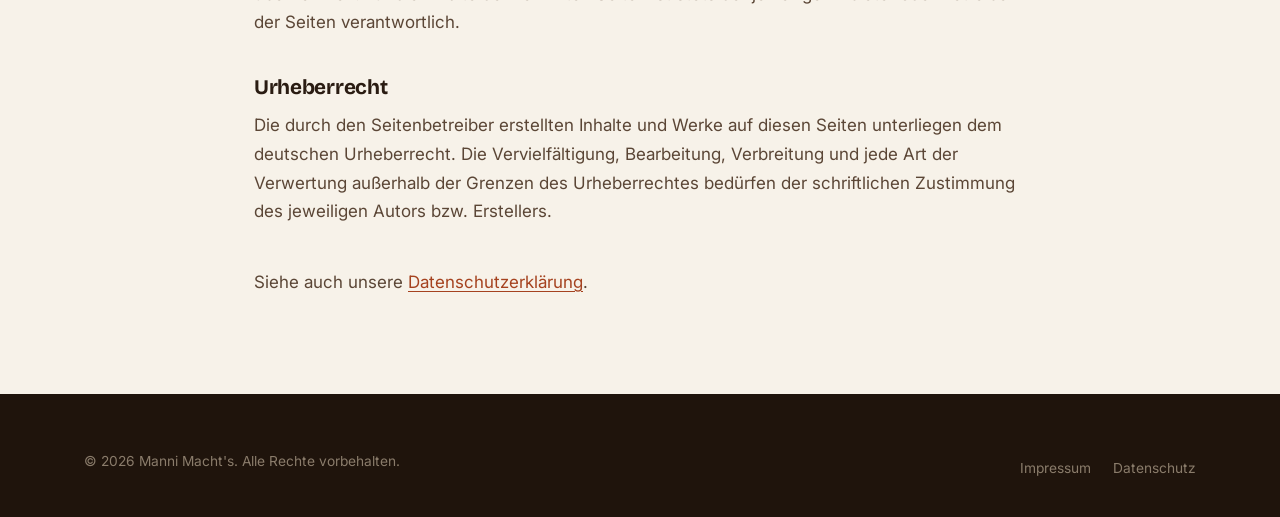
<file: impressum.html>
<!DOCTYPE html>
<html lang="de">
<head>
<meta charset="UTF-8">
<meta name="viewport" content="width=device-width, initial-scale=1.0, viewport-fit=cover">
<title>Impressum | Manni Macht's</title>
<meta name="description" content="Impressum von Manni Macht's, Handwerksarbeiten im Raum Hamburg und Rosengarten.">
<meta name="theme-color" content="#f7f2e9">
<meta name="robots" content="index, follow">
<link rel="icon" type="image/svg+xml" href="images/favicon.svg">
<link rel="preconnect" href="https://fonts.googleapis.com">
<link rel="preconnect" href="https://fonts.gstatic.com" crossorigin>
<link href="https://fonts.googleapis.com/css2?family=Bricolage+Grotesque:opsz,wght@12..96,600;12..96,700;12..96,800&family=Inter:wght@400;500;600&display=swap" rel="stylesheet">
<link rel="stylesheet" href="css/style.css">
</head>
<body>

<a href="#main-content" class="skip-link">Zum Inhalt springen</a>

<header class="site-header is-stuck" id="top">
  <div class="container header-inner">
    <a href="index.html" class="logo" aria-label="Manni Macht's, zur Startseite">
      <img src="images/logo-illustrated.webp" alt="Manni Macht's" class="logo-icon">
    </a>
    <div class="header-actions">
      <a href="index.html" class="header-wa">
        <span>Zur Startseite</span>
      </a>
    </div>
  </div>
</header>

<main id="main-content" tabindex="-1" class="legal-page">
  <div class="container">
    <a href="index.html" class="legal-back">
      <svg viewBox="0 0 24 24" fill="none" aria-hidden="true"><path d="M15 6l-6 6 6 6" stroke="currentColor" stroke-width="2" stroke-linecap="round" stroke-linejoin="round"/></svg>
      Zurück zur Startseite
    </a>

    <h1>Impressum</h1>
    <p class="legal-updated">Angaben gemäß § 5 Digitale-Dienste-Gesetz (DDG)</p>

    <p style="margin-bottom:1.5em; color:var(--stone); font-size:0.92rem;">
      Hinweis: Die mit <span class="legal-ph">[ … ]</span> markierten Stellen sind Platzhalter und
      müssen vor der Veröffentlichung durch die echten Geschäftsdaten ersetzt werden.
    </p>

    <h2>Diensteanbieter</h2>
    <p>
      <span class="legal-ph">[HIER: Vor- und Nachname / Firmenname eintragen]</span><br>
      <span class="legal-ph">[HIER: Straße und Hausnummer]</span><br>
      <span class="legal-ph">[HIER: PLZ und Ort]</span><br>
      Deutschland
    </p>

    <h2>Kontakt</h2>
    <p>
      Telefon: <a href="tel:+4915226205588">01522 620 55 88</a><br>
      E-Mail: <a href="mailto:kontakt@manni-machts.de">kontakt@manni-machts.de</a>
    </p>

    <h2>Umsatzsteuer-Identifikationsnummer</h2>
    <p>
      Umsatzsteuer-Identifikationsnummer gemäß § 27 a Umsatzsteuergesetz:<br>
      <span class="legal-ph">[HIER: USt-IdNr. eintragen, oder diesen Abschnitt löschen, falls Kleinunternehmer nach § 19 UStG]</span>
    </p>

    <h2>Berufsbezeichnung und berufsrechtliche Regelungen</h2>
    <p>
      <span class="legal-ph">[HIER: falls zutreffend, z. B. Eintragung in die Handwerksrolle, zuständige Handwerkskammer, gesetzliche Berufsbezeichnung. Andernfalls diesen Abschnitt löschen.]</span>
    </p>

    <h2>Verantwortlich für den Inhalt nach § 18 Abs. 2 MStV</h2>
    <p>
      <span class="legal-ph">[HIER: Vor- und Nachname]</span><br>
      <span class="legal-ph">[HIER: Anschrift wie oben]</span>
    </p>

    <h2>Verbraucherstreitbeilegung / Universalschlichtungsstelle</h2>
    <p>
      Wir sind nicht bereit oder verpflichtet, an Streitbeilegungsverfahren vor einer
      Verbraucherschlichtungsstelle teilzunehmen.
    </p>

    <h2>Haftung für Inhalte</h2>
    <p>
      Als Diensteanbieter sind wir gemäß § 7 Abs. 1 DDG für eigene Inhalte auf diesen Seiten nach den
      allgemeinen Gesetzen verantwortlich. Nach §§ 8 bis 10 DDG sind wir als Diensteanbieter jedoch nicht
      verpflichtet, übermittelte oder gespeicherte fremde Informationen zu überwachen oder nach Umständen
      zu forschen, die auf eine rechtswidrige Tätigkeit hinweisen. Verpflichtungen zur Entfernung oder
      Sperrung der Nutzung von Informationen nach den allgemeinen Gesetzen bleiben hiervon unberührt.
    </p>

    <h2>Haftung für Links</h2>
    <p>
      Unser Angebot enthält gegebenenfalls Links zu externen Websites Dritter, auf deren Inhalte wir keinen
      Einfluss haben. Deshalb können wir für diese fremden Inhalte auch keine Gewähr übernehmen. Für die
      Inhalte der verlinkten Seiten ist stets der jeweilige Anbieter oder Betreiber der Seiten verantwortlich.
    </p>

    <h2>Urheberrecht</h2>
    <p>
      Die durch den Seitenbetreiber erstellten Inhalte und Werke auf diesen Seiten unterliegen dem deutschen
      Urheberrecht. Die Vervielfältigung, Bearbeitung, Verbreitung und jede Art der Verwertung außerhalb der
      Grenzen des Urheberrechtes bedürfen der schriftlichen Zustimmung des jeweiligen Autors bzw. Erstellers.
    </p>

    <p style="margin-top:2.5em;">
      Siehe auch unsere <a href="datenschutz.html">Datenschutzerklärung</a>.
    </p>
  </div>
</main>

<footer class="site-footer">
  <div class="container">
    <div class="footer-bottom" style="border-top:none; padding-top:0;">
      <p>&copy; <span id="year"></span> Manni Macht's. Alle Rechte vorbehalten.</p>
      <nav aria-label="Rechtliches">
        <a href="impressum.html">Impressum</a>
        <a href="datenschutz.html">Datenschutz</a>
      </nav>
    </div>
  </div>
</footer>

<script>document.getElementById('year').textContent = new Date().getFullYear();</script>
</body>
</html>
</file>
<file: css/style.css>
/* ============================================================
   Manni Macht's — Redesign "Modern & freundlich" (Richtung C)
   Struktur: Tokens · Reset · Basis · Buttons · Header · Hero
   · Trust · Sektionen · Karten · About · Galerie · Stimmen
   · Ablauf · FAQ · Kontakt · Footer · Mobile-Bar · Legal
   · Motion · Responsive
   ============================================================ */

/* ---------- Tokens ---------- */
:root {
  /* Marke */
  --clay: #c8552f;
  --clay-deep: #a5421f;
  --clay-soft: #fbe7db;
  --espresso: #2a1c12;
  --bark: #5b4636;
  --ink: #34281d;
  --stone: #7c6f5f;
  --sand: #f7f2e9;
  --sand-deep: #efe6d6;
  --paper: #ffffff;
  --line: #e7ddcc;
  --line-soft: #f0e8da;
  --gold: #c9a227;
  --whatsapp: #25d366;

  --font-display: "Bricolage Grotesque", "Poppins", system-ui, sans-serif;
  --font-body: "Inter", -apple-system, BlinkMacSystemFont, "Segoe UI", sans-serif;

  --r-sm: 10px;
  --r-md: 16px;
  --r-lg: 24px;
  --r-pill: 999px;

  --shadow-sm: 0 1px 2px rgba(74, 53, 38, 0.06), 0 3px 8px rgba(74, 53, 38, 0.05);
  --shadow-md: 0 6px 16px rgba(74, 53, 38, 0.08), 0 16px 34px rgba(74, 53, 38, 0.10);
  --shadow-lg: 0 12px 26px rgba(74, 53, 38, 0.10), 0 30px 66px rgba(74, 53, 38, 0.15);
  --shadow-clay: 0 8px 20px rgba(200, 85, 47, 0.28);

  --max-width: 1160px;
  --ease: cubic-bezier(0.22, 0.61, 0.36, 1);
}

/* ---------- Reset ---------- */
* { box-sizing: border-box; }
html { scroll-behavior: smooth; -webkit-text-size-adjust: 100%; }
body {
  margin: 0;
  font-family: var(--font-body);
  font-size: 17px;
  color: var(--ink);
  background: var(--sand);
  line-height: 1.68;
  -webkit-font-smoothing: antialiased;
  text-rendering: optimizeLegibility;
  overflow-x: hidden;
}
h1, h2, h3, h4 {
  font-family: var(--font-display);
  line-height: 1.08;
  margin: 0 0 0.5em;
  color: var(--espresso);
  font-weight: 700;
  letter-spacing: -0.015em;
}
p { margin: 0 0 1em; }
a { color: inherit; text-decoration: none; touch-action: manipulation; }
img { max-width: 100%; display: block; }
ul, ol { margin: 0; padding: 0; list-style: none; }
button { font-family: inherit; cursor: pointer; border: none; background: none; }
strong { font-weight: 600; color: var(--espresso); }

.container {
  max-width: var(--max-width);
  margin: 0 auto;
  padding: 0 24px;
}
section[id] { scroll-margin-top: 88px; }

/* Accessibility */
.skip-link {
  position: absolute;
  top: -100px;
  left: 16px;
  z-index: 200;
  background: var(--espresso);
  color: #fff;
  padding: 12px 20px;
  border-radius: var(--r-sm);
  font-weight: 600;
  transition: top 0.2s var(--ease);
}
.skip-link:focus { top: 16px; }
main:focus { outline: none; }
:focus-visible {
  outline: 3px solid var(--clay);
  outline-offset: 3px;
  border-radius: 3px;
}
.sr-only {
  position: absolute; width: 1px; height: 1px;
  padding: 0; margin: -1px; overflow: hidden;
  clip: rect(0 0 0 0); white-space: nowrap; border: 0;
}

/* ---------- Eyebrow ---------- */
.eyebrow {
  display: inline-flex;
  align-items: center;
  gap: 8px;
  text-transform: uppercase;
  letter-spacing: 0.14em;
  font-size: 0.74rem;
  font-weight: 600;
  color: var(--clay-deep);
  margin-bottom: 14px;
}
.eyebrow::before {
  content: "";
  width: 22px;
  height: 2px;
  background: var(--clay);
  border-radius: 2px;
}

/* ---------- Buttons ---------- */
.btn {
  display: inline-flex;
  align-items: center;
  justify-content: center;
  gap: 9px;
  padding: 15px 26px;
  border-radius: var(--r-pill);
  font-weight: 600;
  font-size: 1rem;
  letter-spacing: -0.01em;
  border: 2px solid transparent;
  touch-action: manipulation;
  transition: transform 0.18s var(--ease), box-shadow 0.18s var(--ease), background 0.18s var(--ease), color 0.18s var(--ease);
}
.btn-primary {
  background: var(--clay);
  color: #fff;
  box-shadow: var(--shadow-clay);
}
.btn-primary:hover { background: var(--clay-deep); transform: translateY(-2px); box-shadow: 0 12px 26px rgba(200, 85, 47, 0.34); }
.btn-primary:active { transform: translateY(0) scale(0.98); }
.btn-ghost {
  background: var(--paper);
  border-color: var(--line);
  color: var(--espresso);
  box-shadow: var(--shadow-sm);
}
.btn-ghost:hover { border-color: var(--espresso); transform: translateY(-2px); }
.btn-ghost:active { transform: translateY(0) scale(0.98); }
.btn-full { width: 100%; }
.btn-lg { padding: 18px 34px; font-size: 1.06rem; }
.btn-icon { width: 20px; height: 20px; }
.btn:disabled { opacity: 0.6; cursor: not-allowed; transform: none; }

/* ---------- Header ---------- */
.site-header {
  position: sticky;
  top: 0;
  z-index: 50;
  background: rgba(247, 242, 233, 0.82);
  backdrop-filter: blur(12px) saturate(1.4);
  -webkit-backdrop-filter: blur(12px) saturate(1.4);
  border-bottom: 1px solid transparent;
  transition: border-color 0.3s var(--ease), box-shadow 0.3s var(--ease);
}
.site-header.is-stuck {
  border-bottom-color: var(--line);
  box-shadow: 0 4px 20px rgba(74, 53, 38, 0.06);
}
.header-inner {
  display: flex;
  align-items: center;
  justify-content: space-between;
  height: 74px;
}
.logo { display: flex; align-items: center; }
.logo-icon { height: 54px; width: auto; }

.main-nav { display: flex; align-items: center; gap: 6px; }
.main-nav a {
  font-weight: 500;
  font-size: 0.96rem;
  color: var(--bark);
  padding: 8px 14px;
  border-radius: var(--r-pill);
  transition: color 0.15s var(--ease), background 0.15s var(--ease);
}
.main-nav a:hover { color: var(--espresso); background: rgba(200, 85, 47, 0.08); }
.nav-cta {
  background: var(--espresso);
  color: #fff !important;
  padding: 10px 20px !important;
  margin-left: 6px;
}
.nav-cta:hover { background: #40301f; }

.header-actions { display: flex; align-items: center; gap: 12px; }
.header-wa {
  display: inline-flex;
  align-items: center;
  gap: 8px;
  font-weight: 600;
  font-size: 0.92rem;
  color: var(--espresso);
  padding: 9px 16px;
  border-radius: var(--r-pill);
  background: var(--paper);
  border: 1px solid var(--line);
  box-shadow: var(--shadow-sm);
  transition: transform 0.15s var(--ease), border-color 0.15s var(--ease);
}
.header-wa:hover { transform: translateY(-1px); border-color: var(--whatsapp); }
.header-wa img { width: 18px; height: 18px; }

.nav-toggle {
  display: none;
  flex-direction: column;
  gap: 5px;
  padding: 10px;
  border-radius: var(--r-sm);
}
.nav-toggle span {
  width: 24px; height: 2.5px;
  background: var(--espresso);
  border-radius: 2px;
  transition: transform 0.25s var(--ease), opacity 0.2s var(--ease);
}
.nav-toggle[aria-expanded="true"] span:nth-child(1) { transform: translateY(7.5px) rotate(45deg); }
.nav-toggle[aria-expanded="true"] span:nth-child(2) { opacity: 0; }
.nav-toggle[aria-expanded="true"] span:nth-child(3) { transform: translateY(-7.5px) rotate(-45deg); }

/* ---------- Hero ---------- */
.hero {
  position: relative;
  padding: 76px 0 96px;
  overflow: hidden;
}
.hero::before {
  content: "";
  position: absolute;
  top: -18%;
  right: -8%;
  width: 620px; height: 620px;
  background: radial-gradient(circle, rgba(200, 85, 47, 0.13), transparent 62%);
  z-index: 0;
  pointer-events: none;
}
.hero-inner {
  position: relative;
  z-index: 1;
  display: grid;
  grid-template-columns: 1.12fr 0.88fr;
  gap: 56px;
  align-items: center;
}
.hero h1 {
  font-size: clamp(2.4rem, 5.4vw, 3.9rem);
  font-weight: 800;
  margin-bottom: 22px;
}
.hero h1 .brand-line { color: var(--clay); }

/* Signature: rotierendes Problem-Wort mit Pinselstrich */
.rotator {
  position: relative;
  display: inline-block;
  color: var(--clay);
  white-space: nowrap;
}
.rotator-word { display: inline-block; }
.rotator.is-animating .rotator-word {
  animation: word-cycle 0.5s var(--ease);
}
@keyframes word-cycle {
  0% { opacity: 0; transform: translateY(0.32em) rotate(-2deg); }
  100% { opacity: 1; transform: translateY(0) rotate(0); }
}
.rotator::after {
  content: "";
  position: absolute;
  left: -2px; right: -2px;
  bottom: 0.02em;
  height: 0.16em;
  background: var(--clay);
  border-radius: var(--r-pill);
  opacity: 0.32;
  transform: scaleX(0.96) skewX(-9deg);
}

.hero-sub {
  font-size: 1.14rem;
  color: var(--bark);
  max-width: 44ch;
  margin-bottom: 30px;
}
.hero-actions { display: flex; gap: 14px; flex-wrap: wrap; margin-bottom: 26px; }
.hero-proof {
  display: flex;
  align-items: center;
  gap: 10px;
  font-size: 0.92rem;
  color: var(--stone);
  font-weight: 500;
}
.hero-proof svg { width: 20px; height: 20px; color: var(--clay); flex-shrink: 0; }
.hero-proof strong { color: var(--espresso); font-weight: 600; }

/* Hero-Visual */
.hero-visual { position: relative; display: flex; justify-content: center; }
.hero-card {
  position: relative;
  z-index: 1;
  width: min(360px, 100%);
  aspect-ratio: 1 / 1;
  background: var(--paper);
  border-radius: var(--r-lg);
  display: flex;
  align-items: center;
  justify-content: center;
  box-shadow: var(--shadow-lg);
  overflow: hidden;
}
.hero-card::before {
  content: "";
  position: absolute;
  inset: 0;
  background: radial-gradient(150px 150px at 82% 82%, rgba(200, 85, 47, 0.12), transparent 70%);
}
.hero-card img { position: relative; width: 88%; height: 88%; object-fit: contain; }

.hero-chip {
  position: absolute;
  z-index: 2;
  display: flex;
  align-items: center;
  gap: 10px;
  background: var(--paper);
  border-radius: var(--r-pill);
  padding: 11px 18px 11px 12px;
  box-shadow: var(--shadow-md);
  font-size: 0.86rem;
  font-weight: 500;
  color: var(--espresso);
  line-height: 1.25;
}
.hero-chip .chip-ic {
  width: 34px; height: 34px;
  flex-shrink: 0;
  border-radius: 50%;
  background: var(--clay-soft);
  color: var(--clay-deep);
  display: flex; align-items: center; justify-content: center;
}
.hero-chip .chip-ic svg { width: 19px; height: 19px; }
.chip-region { top: 10px; left: -16px; }
.chip-quick { bottom: 22px; right: -18px; }

/* ---------- Trust strip ---------- */
.trust-strip { background: var(--espresso); color: #f3e7db; }
.trust-strip-inner {
  display: flex;
  flex-wrap: wrap;
  justify-content: center;
  gap: 14px 40px;
  padding: 20px 0;
}
.trust-item {
  display: flex;
  align-items: center;
  gap: 10px;
  font-size: 0.92rem;
  font-weight: 500;
}
.trust-item svg { width: 21px; height: 21px; color: var(--clay); flex-shrink: 0; }

/* ---------- Sections ---------- */
.section { padding: 92px 0; }
.section-alt { background: var(--sand-deep); }
.section-dark { background: var(--espresso); color: #eaddce; }
.section-head { max-width: 640px; margin: 0 0 52px; }
.section-head.center { margin-left: auto; margin-right: auto; text-align: center; }
.section-head.center .eyebrow { justify-content: center; }
.section-sub { color: var(--bark); font-size: 1.06rem; margin: 0; }
.section-dark .section-sub { color: #c9b7a5; }
.section-dark h2 { color: #fff; }
h2 { font-size: clamp(1.9rem, 3.6vw, 2.6rem); }

/* ---------- Services ---------- */
.service-grid {
  display: grid;
  grid-template-columns: repeat(auto-fit, minmax(250px, 1fr));
  gap: 20px;
}
.service-card {
  position: relative;
  background: var(--paper);
  border: 1px solid var(--line);
  border-radius: var(--r-md);
  padding: 30px 26px;
  box-shadow: var(--shadow-sm);
  transition: transform 0.22s var(--ease), box-shadow 0.22s var(--ease), border-color 0.22s var(--ease);
  overflow: hidden;
}
.service-card::after {
  content: "";
  position: absolute;
  left: 0; top: 0;
  width: 100%; height: 4px;
  background: var(--clay);
  transform: scaleX(0);
  transform-origin: left;
  transition: transform 0.28s var(--ease);
}
.service-card:hover { transform: translateY(-6px); box-shadow: var(--shadow-md); border-color: var(--line-soft); }
.service-card:hover::after { transform: scaleX(1); }
.service-icon {
  width: 56px; height: 56px;
  border-radius: 16px;
  background: var(--clay-soft);
  color: var(--clay-deep);
  display: flex; align-items: center; justify-content: center;
  margin-bottom: 20px;
  transition: transform 0.22s var(--ease);
}
.service-card:hover .service-icon { transform: rotate(-6deg) scale(1.06); }
.service-icon svg { width: 28px; height: 28px; }
.service-card h3 { font-size: 1.16rem; margin-bottom: 8px; }
.service-card p { color: var(--bark); font-size: 0.96rem; margin-bottom: 0; }
.service-card.is-cta {
  background: linear-gradient(160deg, #fbeadf, #f7ddcd);
  border-color: transparent;
}
.service-card.is-cta .service-icon { background: var(--paper); }

/* ---------- Warum Manni ---------- */
.reason-grid {
  display: grid;
  grid-template-columns: repeat(auto-fit, minmax(240px, 1fr));
  gap: 20px;
}
.reason-card {
  background: var(--paper);
  border: 1px solid var(--line);
  border-radius: var(--r-md);
  padding: 28px 24px;
  box-shadow: var(--shadow-sm);
  transition: transform 0.22s var(--ease), box-shadow 0.22s var(--ease);
}
.reason-card:hover { transform: translateY(-4px); box-shadow: var(--shadow-md); }
.reason-num {
  font-family: var(--font-display);
  font-size: 0.9rem;
  font-weight: 700;
  color: var(--clay);
  letter-spacing: 0.05em;
  margin-bottom: 14px;
  display: block;
}
.reason-card h3 { font-size: 1.1rem; margin-bottom: 8px; }
.reason-card p { color: var(--bark); font-size: 0.95rem; margin-bottom: 0; }

/* ---------- About ---------- */
.about-inner {
  display: grid;
  grid-template-columns: 0.82fr 1.18fr;
  gap: 56px;
  align-items: center;
}
.about-photo-placeholder {
  position: relative;
  aspect-ratio: 4 / 5;
  border-radius: var(--r-lg);
  background:
    repeating-linear-gradient(135deg, rgba(200, 85, 47, 0.04) 0 14px, transparent 14px 28px),
    var(--sand-deep);
  border: 2px dashed var(--line);
  display: flex;
  flex-direction: column;
  align-items: center;
  justify-content: center;
  gap: 12px;
  color: var(--stone);
  font-size: 0.9rem;
  text-align: center;
  padding: 24px;
}
.about-photo-placeholder svg { width: 60px; height: 60px; color: var(--clay); opacity: 0.5; }
.placeholder-tag {
  position: absolute;
  top: 14px; left: 14px;
  background: var(--clay-deep);
  color: #fff;
  font-size: 0.66rem;
  font-weight: 700;
  letter-spacing: 0.08em;
  text-transform: uppercase;
  padding: 5px 12px;
  border-radius: var(--r-pill);
}
.about-text h2 { margin-bottom: 18px; }
.about-lead { font-size: 1.16rem; color: var(--espresso); font-weight: 500; }
.about-text p { color: var(--bark); }
.about-facts {
  display: grid;
  gap: 10px;
  margin-top: 24px;
}
.about-facts li {
  display: flex;
  align-items: center;
  gap: 12px;
  color: var(--espresso);
  font-weight: 500;
}
.about-facts li svg { width: 22px; height: 22px; color: var(--clay); flex-shrink: 0; }

/* ---------- Galerie ---------- */
.gallery-grid {
  display: grid;
  grid-template-columns: repeat(auto-fit, minmax(220px, 1fr));
  gap: 16px;
}
.gallery-item {
  position: relative;
  aspect-ratio: 4 / 3;
  border-radius: var(--r-md);
  overflow: hidden;
  box-shadow: var(--shadow-sm);
}
.gallery-item img {
  width: 100%; height: 100%;
  object-fit: cover;
  transition: transform 0.5s var(--ease);
}
.gallery-item:hover img { transform: scale(1.06); }
.gallery-item::before {
  content: "";
  position: absolute;
  inset: 0;
  background: linear-gradient(to top, rgba(42, 28, 18, 0.55), transparent 45%);
  z-index: 1;
}
.gallery-caption {
  position: absolute;
  z-index: 2;
  bottom: 14px; left: 14px;
  color: #fff;
  font-family: var(--font-display);
  font-weight: 600;
  font-size: 1rem;
}

/* ---------- Testimonials ---------- */
.testimonial-marquee {
  overflow: hidden;
  -webkit-mask-image: linear-gradient(to right, transparent, #000 6%, #000 94%, transparent);
  mask-image: linear-gradient(to right, transparent, #000 6%, #000 94%, transparent);
}
.testimonial-track {
  display: flex;
  align-items: stretch;
  gap: 22px;
  width: max-content;
  cursor: grab;
  touch-action: pan-y;
  -webkit-user-select: none;
  user-select: none;
  animation: marquee linear infinite;
  animation-duration: 60s;
}
.testimonial-track:active { cursor: grabbing; }
.testimonial-track.is-paused,
.testimonial-track:hover { animation-play-state: paused; }
@keyframes marquee {
  from { transform: translateX(0); }
  to { transform: translateX(calc(-1 * var(--marquee-distance, 50%))); }
}
.testimonial-card {
  flex: 0 0 min(86vw, 380px);
  margin: 0;
  background: var(--paper);
  border: 1px solid var(--line);
  border-radius: var(--r-md);
  padding: 28px 26px;
  box-shadow: var(--shadow-sm);
  display: flex;
  flex-direction: column;
}
.testimonial-card .stars { color: var(--gold); letter-spacing: 2px; margin-bottom: 14px; font-size: 0.95rem; }
.testimonial-card blockquote {
  margin: 0 0 18px;
  color: var(--ink);
  font-size: 1rem;
  line-height: 1.6;
  flex-grow: 1;
}
.testimonial-card figcaption {
  display: flex;
  align-items: center;
  gap: 12px;
  color: var(--stone);
  font-size: 0.9rem;
  font-weight: 600;
}
.testimonial-card figcaption .avatar {
  width: 40px; height: 40px;
  border-radius: 50%;
  background: var(--clay-soft);
  color: var(--clay-deep);
  display: flex; align-items: center; justify-content: center;
  font-family: var(--font-display);
  font-weight: 700;
  font-size: 0.95rem;
  flex-shrink: 0;
}
.testimonial-card figcaption .who { color: var(--espresso); }
.testimonial-card figcaption .where { color: var(--stone); font-weight: 500; font-size: 0.82rem; }

/* ---------- Ablauf (Steps) ---------- */
.steps {
  display: grid;
  grid-template-columns: repeat(auto-fit, minmax(240px, 1fr));
  gap: 22px;
  counter-reset: step;
}
.step {
  position: relative;
  background: rgba(255, 255, 255, 0.06);
  border: 1px solid rgba(255, 255, 255, 0.12);
  border-radius: var(--r-md);
  padding: 32px 28px;
}
.step-num {
  display: inline-flex;
  align-items: center;
  justify-content: center;
  width: 44px; height: 44px;
  border-radius: 50%;
  background: var(--clay);
  color: #fff;
  font-family: var(--font-display);
  font-weight: 700;
  font-size: 1.15rem;
  margin-bottom: 18px;
}
.step h3 { color: #fff; font-size: 1.14rem; margin-bottom: 8px; }
.step p { color: #c9b7a5; margin-bottom: 0; font-size: 0.96rem; }

/* ---------- FAQ ---------- */
.faq-list {
  max-width: 800px;
  display: flex;
  flex-direction: column;
  gap: 12px;
}
.faq-item {
  background: var(--paper);
  border: 1px solid var(--line);
  border-radius: var(--r-md);
  padding: 4px 24px;
  box-shadow: var(--shadow-sm);
  transition: box-shadow 0.2s var(--ease);
}
.faq-item[open] { box-shadow: var(--shadow-md); }
.faq-item summary {
  cursor: pointer;
  list-style: none;
  padding: 20px 38px 20px 0;
  font-family: var(--font-display);
  font-weight: 600;
  font-size: 1.05rem;
  color: var(--espresso);
  position: relative;
}
.faq-item summary::-webkit-details-marker { display: none; }
.faq-item summary::after {
  content: "";
  position: absolute;
  right: 2px; top: 50%;
  width: 13px; height: 13px;
  margin-top: -7px;
  background:
    linear-gradient(var(--clay), var(--clay)) center / 100% 2.5px no-repeat,
    linear-gradient(var(--clay), var(--clay)) center / 2.5px 100% no-repeat;
  transition: transform 0.25s var(--ease);
}
.faq-item[open] summary::after { transform: rotate(135deg); }
.faq-item p { color: var(--bark); padding-bottom: 20px; margin: 0; font-size: 0.98rem; }
.faq-item p a { color: var(--clay-deep); font-weight: 600; text-decoration: underline; text-underline-offset: 3px; }

/* ---------- Kontakt ---------- */
.contact-inner {
  display: grid;
  grid-template-columns: 0.92fr 1.08fr;
  gap: 52px;
  align-items: start;
}
.contact-text h2 { margin-bottom: 16px; }
.contact-cta-wa {
  display: flex;
  align-items: center;
  gap: 16px;
  background: var(--espresso);
  color: #fff;
  border-radius: var(--r-md);
  padding: 18px 22px;
  margin: 28px 0;
  box-shadow: var(--shadow-md);
  transition: transform 0.18s var(--ease), background 0.18s var(--ease);
}
.contact-cta-wa:hover { transform: translateY(-2px); background: #3a2b1c; }
.contact-cta-wa .wa-ic {
  width: 46px; height: 46px;
  border-radius: 50%;
  background: var(--whatsapp);
  display: flex; align-items: center; justify-content: center;
  flex-shrink: 0;
}
.contact-cta-wa .wa-ic img { width: 24px; height: 24px; }
.contact-cta-wa strong { color: #fff; font-size: 1.04rem; display: block; }
.contact-cta-wa span.sub { color: #c9b7a5; font-size: 0.9rem; }
.contact-details { display: grid; gap: 14px; margin-top: 26px; }
.contact-details li { display: flex; align-items: center; gap: 12px; color: var(--bark); }
.contact-details li svg { width: 20px; height: 20px; color: var(--clay); flex-shrink: 0; }
.contact-details a { color: var(--espresso); font-weight: 500; }
.contact-details a:hover { color: var(--clay); }

.contact-form {
  background: var(--paper);
  border: 1px solid var(--line);
  border-radius: var(--r-lg);
  padding: 34px;
  box-shadow: var(--shadow-md);
}
.hidden-field { position: absolute; left: -9999px; top: -9999px; }
.form-hint { color: var(--stone); font-size: 0.84rem; margin: -6px 0 20px; }
.form-row { margin-bottom: 18px; display: flex; flex-direction: column; gap: 7px; }
.form-row-split { display: grid; grid-template-columns: 1fr 1fr; gap: 18px; }
.form-row-split > div { display: flex; flex-direction: column; gap: 7px; }
label { font-size: 0.86rem; font-weight: 600; color: var(--espresso); }
input, select, textarea {
  font-family: inherit;
  font-size: 0.98rem;
  padding: 13px 15px;
  border-radius: var(--r-sm);
  border: 1.5px solid var(--line);
  background: var(--sand);
  color: var(--ink);
  width: 100%;
  transition: border-color 0.15s var(--ease), box-shadow 0.15s var(--ease), background 0.15s var(--ease);
}
input:hover, select:hover, textarea:hover { border-color: #d8cbb5; }
input:focus, select:focus, textarea:focus {
  outline: none;
  border-color: var(--clay);
  background: #fff;
  box-shadow: 0 0 0 4px rgba(200, 85, 47, 0.16);
}
textarea { resize: vertical; min-height: 108px; }
.form-note {
  display: block;
  margin-top: 16px;
  padding: 14px 16px;
  border-radius: var(--r-sm);
  font-size: 0.94rem;
  background: #eaf6ee;
  color: #1f7a44;
  border: 1px solid #bfe6cd;
}
.form-note.error { background: #fdecea; color: #b3341f; border-color: #f4c4bc; }

/* ---------- Footer ---------- */
.site-footer {
  background: #1f140c;
  color: #b7a795;
  padding: 56px 0 30px;
}
.footer-top {
  display: flex;
  justify-content: space-between;
  align-items: flex-start;
  flex-wrap: wrap;
  gap: 28px;
  padding-bottom: 30px;
  border-bottom: 1px solid rgba(255, 255, 255, 0.1);
}
.footer-brand img { height: 50px; margin-bottom: 14px; }
.footer-brand p { max-width: 34ch; font-size: 0.92rem; color: #a3937f; margin: 0; }
.footer-cols { display: flex; gap: 56px; flex-wrap: wrap; }
.footer-col h4 { color: #f0e6d8; font-size: 0.82rem; text-transform: uppercase; letter-spacing: 0.1em; margin-bottom: 14px; }
.footer-col a, .footer-col li { display: block; color: #b7a795; font-size: 0.94rem; padding: 5px 0; }
.footer-col a:hover { color: #fff; }
.footer-bottom {
  display: flex;
  justify-content: space-between;
  align-items: center;
  flex-wrap: wrap;
  gap: 12px;
  padding-top: 24px;
  font-size: 0.86rem;
  color: #8a7c6b;
}
.footer-bottom nav { display: flex; gap: 22px; }
.footer-bottom a:hover { color: #fff; }

/* ---------- Mobile call button ---------- */
.mobile-bar {
  display: none;
  position: fixed;
  z-index: 60;
  left: 12px; right: 12px;
  bottom: max(12px, calc(env(safe-area-inset-bottom) + 8px));
  gap: 10px;
  padding: 10px;
  background: rgba(255, 255, 255, 0.92);
  backdrop-filter: blur(12px);
  -webkit-backdrop-filter: blur(12px);
  border: 1px solid var(--line);
  border-radius: var(--r-pill);
  box-shadow: var(--shadow-lg);
  transition: opacity 0.25s var(--ease), transform 0.25s var(--ease);
}
.mobile-bar .btn { flex: 1; padding: 13px 16px; font-size: 0.96rem; }
.mobile-bar .btn-wa {
  background: var(--whatsapp);
  color: #0a3d20;
}
.mobile-bar .btn-wa img { width: 20px; height: 20px; }
.mobile-bar.is-hidden { opacity: 0; transform: translateY(120%); pointer-events: none; }

/* ---------- Legal pages ---------- */
.legal-page { padding: 60px 0 80px; }
.legal-page .container { max-width: 820px; }
.legal-back {
  display: inline-flex;
  align-items: center;
  gap: 7px;
  color: var(--clay-deep);
  font-weight: 600;
  font-size: 0.94rem;
  margin-bottom: 28px;
}
.legal-back:hover { color: var(--clay); }
.legal-back svg { width: 18px; height: 18px; }
.legal-page h1 { font-size: clamp(2rem, 4vw, 2.8rem); margin-bottom: 10px; }
.legal-page h2 { font-size: 1.3rem; margin: 40px 0 12px; }
.legal-page h3 { font-size: 1.06rem; margin: 24px 0 8px; }
.legal-page p, .legal-page li { color: var(--bark); }
.legal-page ul { list-style: disc; padding-left: 22px; margin: 0 0 1em; }
.legal-page li { margin-bottom: 6px; }
.legal-page a { color: var(--clay-deep); text-decoration: underline; text-underline-offset: 3px; }
.legal-updated { color: var(--stone); font-size: 0.9rem; margin-bottom: 36px; }
.legal-ph {
  background: #fff6d9;
  border: 1px dashed #e0b93b;
  border-radius: 6px;
  padding: 1px 8px;
  color: #8a6d0d;
  font-size: 0.9em;
  font-weight: 600;
}

/* ---------- Motion / reveal ---------- */
.reveal {
  opacity: 0;
  transform: translateY(22px);
  transition: opacity 0.6s var(--ease), transform 0.6s var(--ease);
}
.reveal.is-visible { opacity: 1; transform: translateY(0); }

@media (prefers-reduced-motion: reduce) {
  html { scroll-behavior: auto; }
  *, *::before, *::after {
    animation-duration: 0.001ms !important;
    animation-iteration-count: 1 !important;
    transition-duration: 0.001ms !important;
  }
  .reveal { opacity: 1; transform: none; }
}

/* ---------- Responsive ---------- */
@media (max-width: 940px) {
  .hero-inner, .about-inner, .contact-inner { grid-template-columns: 1fr; }
  .hero-inner { gap: 44px; }
  .about-visual { order: -1; max-width: 340px; margin: 0 auto; width: 100%; }
  .hero-visual { margin-top: 8px; }
  .chip-region { left: 0; }
  .chip-quick { right: 0; }
}

@media (max-width: 760px) {
  body { font-size: 16px; }
  .header-wa { display: none; }
  .main-nav {
    position: absolute;
    top: 74px; left: 12px; right: 12px;
    background: var(--paper);
    flex-direction: column;
    align-items: stretch;
    gap: 4px;
    padding: 14px;
    border: 1px solid var(--line);
    border-radius: var(--r-md);
    box-shadow: var(--shadow-lg);
    transform: translateY(-10px) scale(0.98);
    opacity: 0;
    visibility: hidden;
    transition: transform 0.22s var(--ease), opacity 0.22s var(--ease), visibility 0.22s;
  }
  .main-nav.open { transform: translateY(0) scale(1); opacity: 1; visibility: visible; }
  .main-nav a { padding: 13px 16px; font-size: 1rem; }
  .nav-cta { margin-left: 0; text-align: center; }
  .nav-toggle { display: flex; }

  .section { padding: 62px 0; }
  .hero { padding: 44px 0 60px; }
  .section-head { margin-bottom: 34px; }
  .form-row-split { grid-template-columns: 1fr; }
  .contact-form { padding: 24px; }

  .mobile-bar { display: flex; }
  .site-footer { padding-bottom: 96px; }
  .footer-top { flex-direction: column; gap: 24px; }
  .footer-cols { gap: 36px; }
}

@media (max-width: 480px) {
  .hero-actions { flex-direction: column; align-items: stretch; }
  .hero-actions .btn { width: 100%; }
  .hero h1 { font-size: clamp(2rem, 8.5vw, 2.6rem); }
  .footer-bottom { flex-direction: column; align-items: flex-start; }
}
</file>
